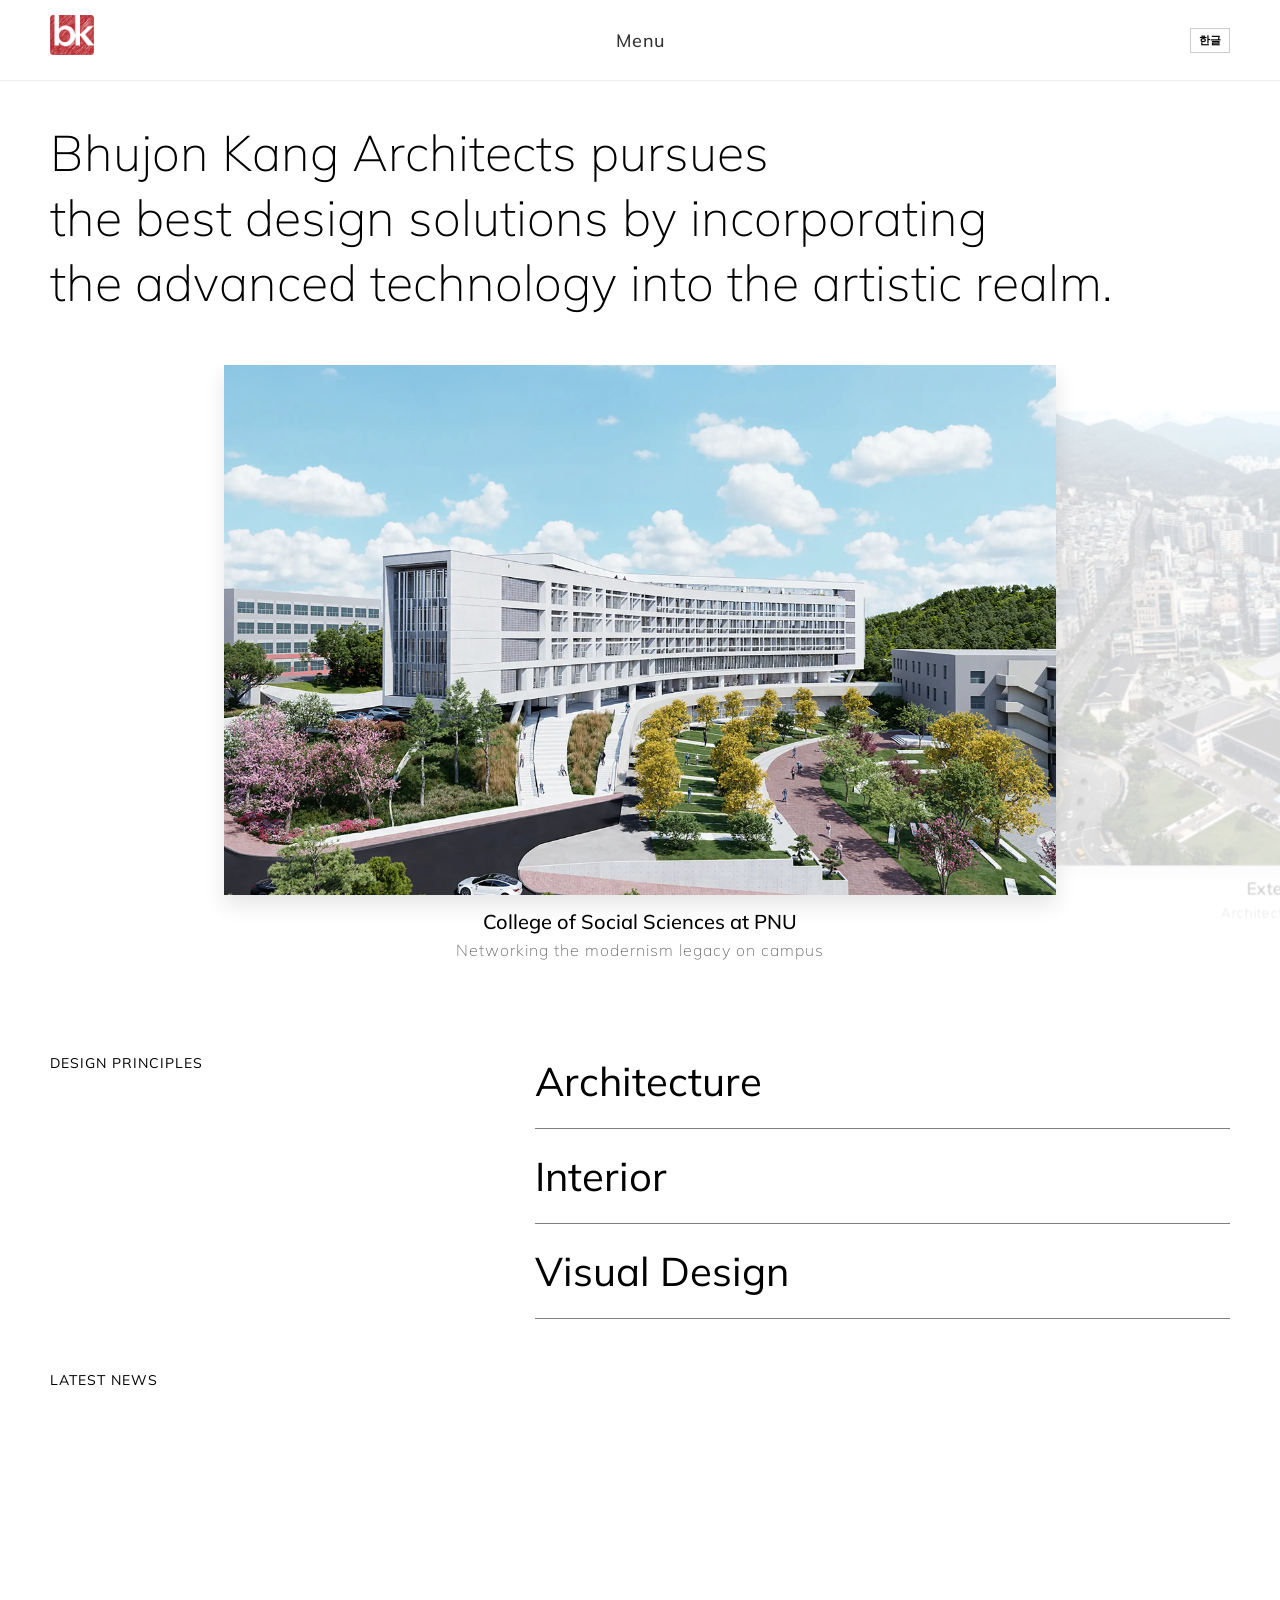
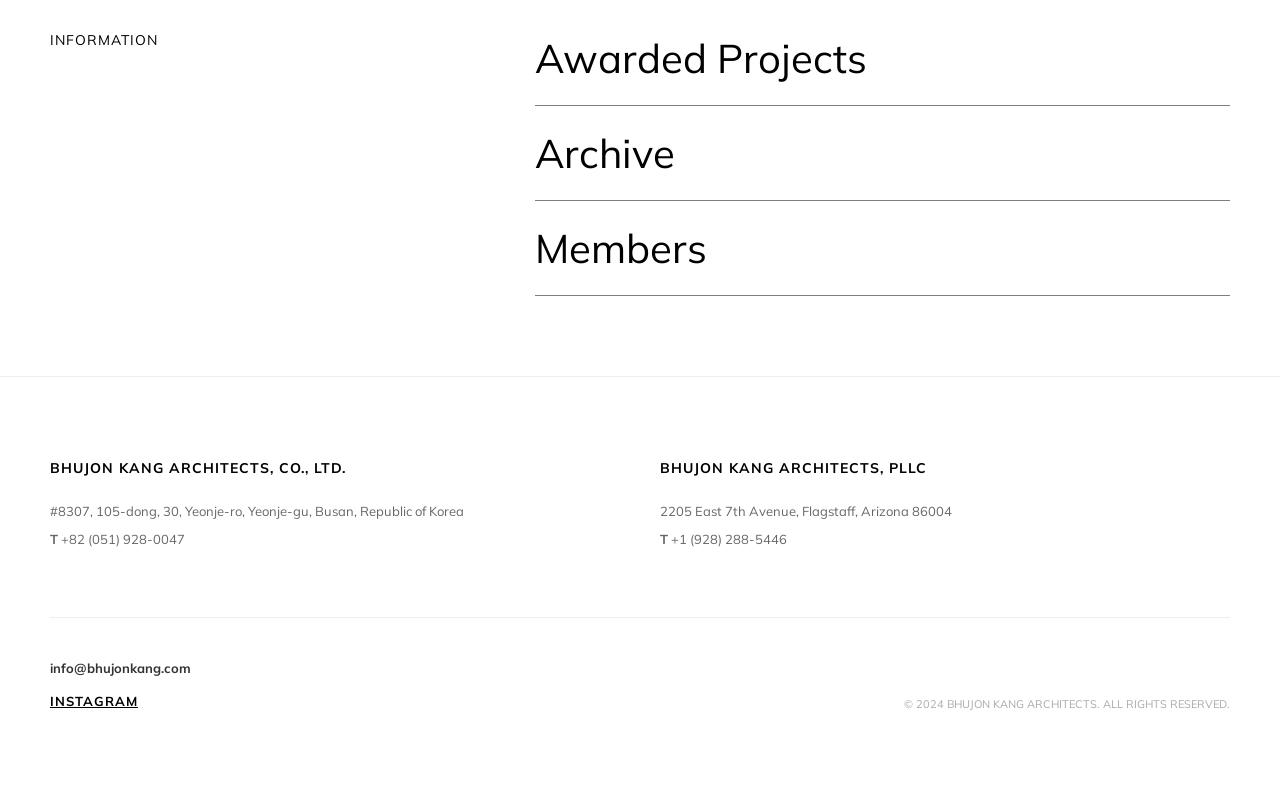
<file: index.html>
<!DOCTYPE html>
<html lang="ko">
<head>
    <meta charset="UTF-8">
    <meta name="viewport" content="width=device-width, initial-scale=1.0">
    <title>Bhujon Kang Architects | 강부존건축</title>
    
    <link href="https://fonts.googleapis.com/css2?family=Noto+Sans+KR:wght@100..900&display=swap" rel="stylesheet">

    <link rel="preconnect" href="https://fonts.googleapis.com">
    <link rel="preconnect" href="https://fonts.gstatic.com" crossorigin>
    <link href="https://fonts.googleapis.com/css2?family=Mulish:wght@300;400;600;700&display=swap" rel="stylesheet">
    
    <link rel="icon" href="favicon.png" type="image/png"> 
    <link href="https://unpkg.com/aos@2.3.1/dist/aos.css" rel="stylesheet">
    <link rel="stylesheet" href="https://cdn.jsdelivr.net/npm/swiper@11/swiper-bundle.min.css" />
    <link rel="stylesheet" href="style.css">

    <style>
        .awarded-section {
            width: 100%;
            margin-top: 50px; /* Design Principles와 동일한 상단 간격 */
            margin-bottom: 80px;
            display: flex;
            justify-content: flex-start;
            align-items: flex-start;
        }
    </style>
</head>
<body>

    <header>
        <div class="logo"><a href="index.html"><img src="logo.png" alt="ARCHI LAB"></a></div>
        <button id="menu-btn" onclick="toggleMenu()"><span class="ko">메뉴</span><span class="en">Menu</span></button>
        <div class="right-control"><button id="header-lang-btn" onclick="toggleLanguage()">한글</button></div>
    </header>

    <div id="fullscreen-menu" class="menu-overlay">
        <button class="close-btn" onclick="toggleMenu()"><span class="ko">닫기</span><span class="en">close</span></button>
        <nav>
            <ul>
                <li><a href="about.html" onclick="toggleMenu()"><span class="ko">소개</span><span class="en">About</span></a></li>
                <li><a href="projects.html" onclick="toggleMenu()"><span class="ko">프로젝트</span><span class="en">Projects</span></a></li>
                <li><a href="contact.html" onclick="toggleMenu()"><span class="ko">연락처</span><span class="en">Contact</span></a></li>
            </ul>
        </nav>
        <input type="text" id="search-input" placeholder="Search" onkeyup="handleMenuSearch()">
        <div id="menu-search-results"></div>
    </div>

    <section id="home-desktop" class="hero-swiper-container desktop-only">
        <h2 class="selected-project-title">
            <span class="ko">
                강부존건축사사무소는<br>
                최신 건축기술을 예술적 영역으로 접목시켜,<br>
                최고의 건축디자인을 지향합니다.
            </span>
            <span class="en">
                Bhujon Kang Architects pursues<br>
                the best design solutions by incorporating<br>
                the advanced technology into the artistic realm.
            </span>
        </h2>
        
        <div class="swiper mainSwiper">
            <div class="swiper-wrapper" id="main-slider-wrapper"></div>
        </div>

        <div class="design-principles-section">
            <div class="dp-title-col">
                <h3 class="dp-title">
                    <span class="ko">디자인 원칙</span><span class="en">Design Principles</span>
                </h3>
            </div>
            <div class="dp-list-col">
                <a href="architecture.html" class="dp-item">
                    <span class="en">Architecture</span><span class="ko">건축설계</span>
                </a>
                <a href="interior.html" class="dp-item">
                    <span class="en">Interior</span><span class="ko">인테리어 설계</span>
                </a>
                <a href="visual.html" class="dp-item">
                    <span class="en">Visual Design</span><span class="ko">시각디자인</span>
                </a>
            </div>
        </div>


        <h3 class="latest-news-title" style="margin-top: 0;">
            <span class="ko">최신 소식</span><span class="en">Latest News</span>
        </h3>
        

            <script src="https://cdn.lightwidget.com/widgets/lightwidget.js"></script>
            <iframe src="https://lightwidget.com/widgets/8cb4e779883b5c45b08eee044a72d186.html" 
                    scrolling="no" 
                    allowtransparency="true" 
                    class="lightwidget-widget" 
                    style="width:100%; border:0; overflow:hidden;">
            </iframe>

        


        <div class="awarded-section" data-aos="fade-up">
            <div class="dp-title-col">
                <h3 class="dp-title">
                    <span class="ko">기타 정보</span><span class="en">Information</span>
                </h3>
            </div>
            <div class="dp-list-col">
                <a href="awarded.html" class="dp-item">
                    <span class="en">Awarded Projects</span><span class="ko">공공건축 수상작</span>
                </a>
                <a href="proposed.html" class="dp-item">
                    <span class="en">Archive</span><span class="ko">지난 프로젝트</span>
                </a>
                <a href="people.html" class="dp-item">
                    <span class="en">Members</span><span class="ko">구성원</span>
                </a>
            </div>
        </div>


    </section>


    <section id="home-mobile" class="mobile-project-container mobile-only">
        <h2 class="mobile-title"><span class="ko">주요 프로젝트</span><span class="en">Selected Projects</span></h2>
        <div id="mobile-list-wrapper"></div>
    </section>





    <section id="contact" class="footer-section">
    <div class="footer-container">
        <div class="footer-office-info">
            <h4>
                <span class="ko">(주)강부존건축사사무소</span>
                <span class="en">Bhujon Kang Architects, Co., Ltd.</span>
            </h4>
            <p>
                <span class="ko">부산광역시 연제구 연제로30 비스타동원 105동 8307호</span>
                <span class="en">#8307, 105-dong, 30, Yeonje-ro, Yeonje-gu, Busan, Republic of Korea</span>
            </p>
            <p>
                <strong>T</strong> <a href="tel:0519280047">+82 (051) 928-0047</a>
            </p>
        </div>

        <div class="footer-office-info">
            <h4>
                <span class="ko">Bhujon Kang Architects, PLLC, USA</span>
                <span class="en">Bhujon Kang Architects, PLLC</span>
            </h4>
            <p>2205 East 7th Avenue, Flagstaff, Arizona 86004</p>
            <p>
                <strong>T</strong> <a href="tel:19282885446">+1 (928) 288-5446</a>
            </p>
        </div>
    </div>

    <div class="footer-common">
        <div class="footer-contact-links">
            <p style="margin-bottom: 10px; font-size: 13px; font-weight: 700;">
                <a href="mailto:info@bhujonkang.com">info@bhujonkang.com</a>
            </p>
            <a href="https://www.instagram.com/bhujonarch" target="_blank" class="instagram-link">Instagram</a>
        </div>
        <p class="copyright">© 2024 Bhujon Kang Architects. All Rights Reserved.</p>
    </div>
    </section>

    <script src="https://unpkg.com/aos@2.3.1/dist/aos.js"></script>
    <script>AOS.init({ duration: 1000, once: true, offset: 100 });</script>
    <script src="https://cdn.jsdelivr.net/npm/swiper@11/swiper-bundle.min.js"></script>
    
    <script src="data.js"></script> 
    <script src="script.js"></script>
    
    <script>
        document.addEventListener('DOMContentLoaded', () => {
            const wrapper = document.getElementById('main-slider-wrapper');
            const mobileWrapper = document.getElementById('mobile-list-wrapper');
            const newsWrapper = document.getElementById('news-slider-wrapper');
            
            if (typeof projectData !== 'undefined') {
                const selectedProjects = Object.keys(projectData)
                    .map(key => ({ id: key, ...projectData[key] }))
                    .filter(p => p.select === true);

                if (wrapper) {
                    selectedProjects.forEach(p => {
                        const slide = document.createElement('div');
                        slide.className = 'swiper-slide';
                        slide.innerHTML = `
                            <a href="view.html?id=${p.id}" class="img-box"><img src="${p.images[0]}" alt="${p.title.en}"></a>
                            <div class="slide-text" data-aos="fade-up" data-aos-delay="200">
                                <h3 class="slide-title"><span class="ko">${p.title.ko}</span><span class="en">${p.title.en}</span></h3>
                                <p class="slide-subtitle"><span class="ko">${p.subtitle.ko}</span><span class="en">${p.subtitle.en}</span></p>
                            </div>
                        `;
                        wrapper.appendChild(slide);
                    });
                }

                if (mobileWrapper) {
                    selectedProjects.forEach((p, index) => {
                        const item = document.createElement('div');
                        item.className = 'mobile-project-item';
                        item.setAttribute('data-aos', 'fade-up');
                        item.setAttribute('data-aos-delay', index * 100);
                        item.innerHTML = `
                            <a href="view.html?id=${p.id}">
                                <div style="overflow:hidden; margin-bottom:15px;"><img src="${p.images[0]}" alt="${p.title.en}"></div>
                                <div class="m-info">
                                    <h3><span class="ko">${p.title.ko}</span><span class="en">${p.title.en}</span></h3>
                                    <p><span class="ko">${p.subtitle.ko}</span><span class="en">${p.subtitle.en}</span></p>
                                </div>
                            </a>
                        `;
                        mobileWrapper.appendChild(item);
                    });
                }
            }

            if (newsWrapper && typeof newsData !== 'undefined') {
                const newsList = Object.keys(newsData).map(key => ({ id: key, ...newsData[key] }));
                newsList.forEach(n => {
                    const slide = document.createElement('div');
                    slide.className = 'swiper-slide';
                    slide.innerHTML = `
                        <a href="view_news.html?id=${n.id}" class="img-box"><img src="${n.image}" alt="${n.title.en}"></a>
                        <div class="slide-text" data-aos="fade-up" data-aos-delay="100">
                            <h3 class="slide-title"><span class="ko">${n.title.ko}</span><span class="en">${n.title.en}</span></h3>
                            <p class="slide-subtitle">${n.date}</p>
                        </div>
                    `;
                    newsWrapper.appendChild(slide);
                });

                // Swiper 초기화 (script.js의 공통 설정 활용)
                if (typeof Swiper !== 'undefined') {
                    new Swiper(".newsSwiper", {
                        slidesPerView: "auto", 
                        spaceBetween: 10, 
                        centeredSlides: true, 
                        loop: true,
                        speed: 800,
                        autoplay: { delay: 6000, disableOnInteraction: false },
                    });
                }
            }
        });
    </script>
</body>
</html>
</file>
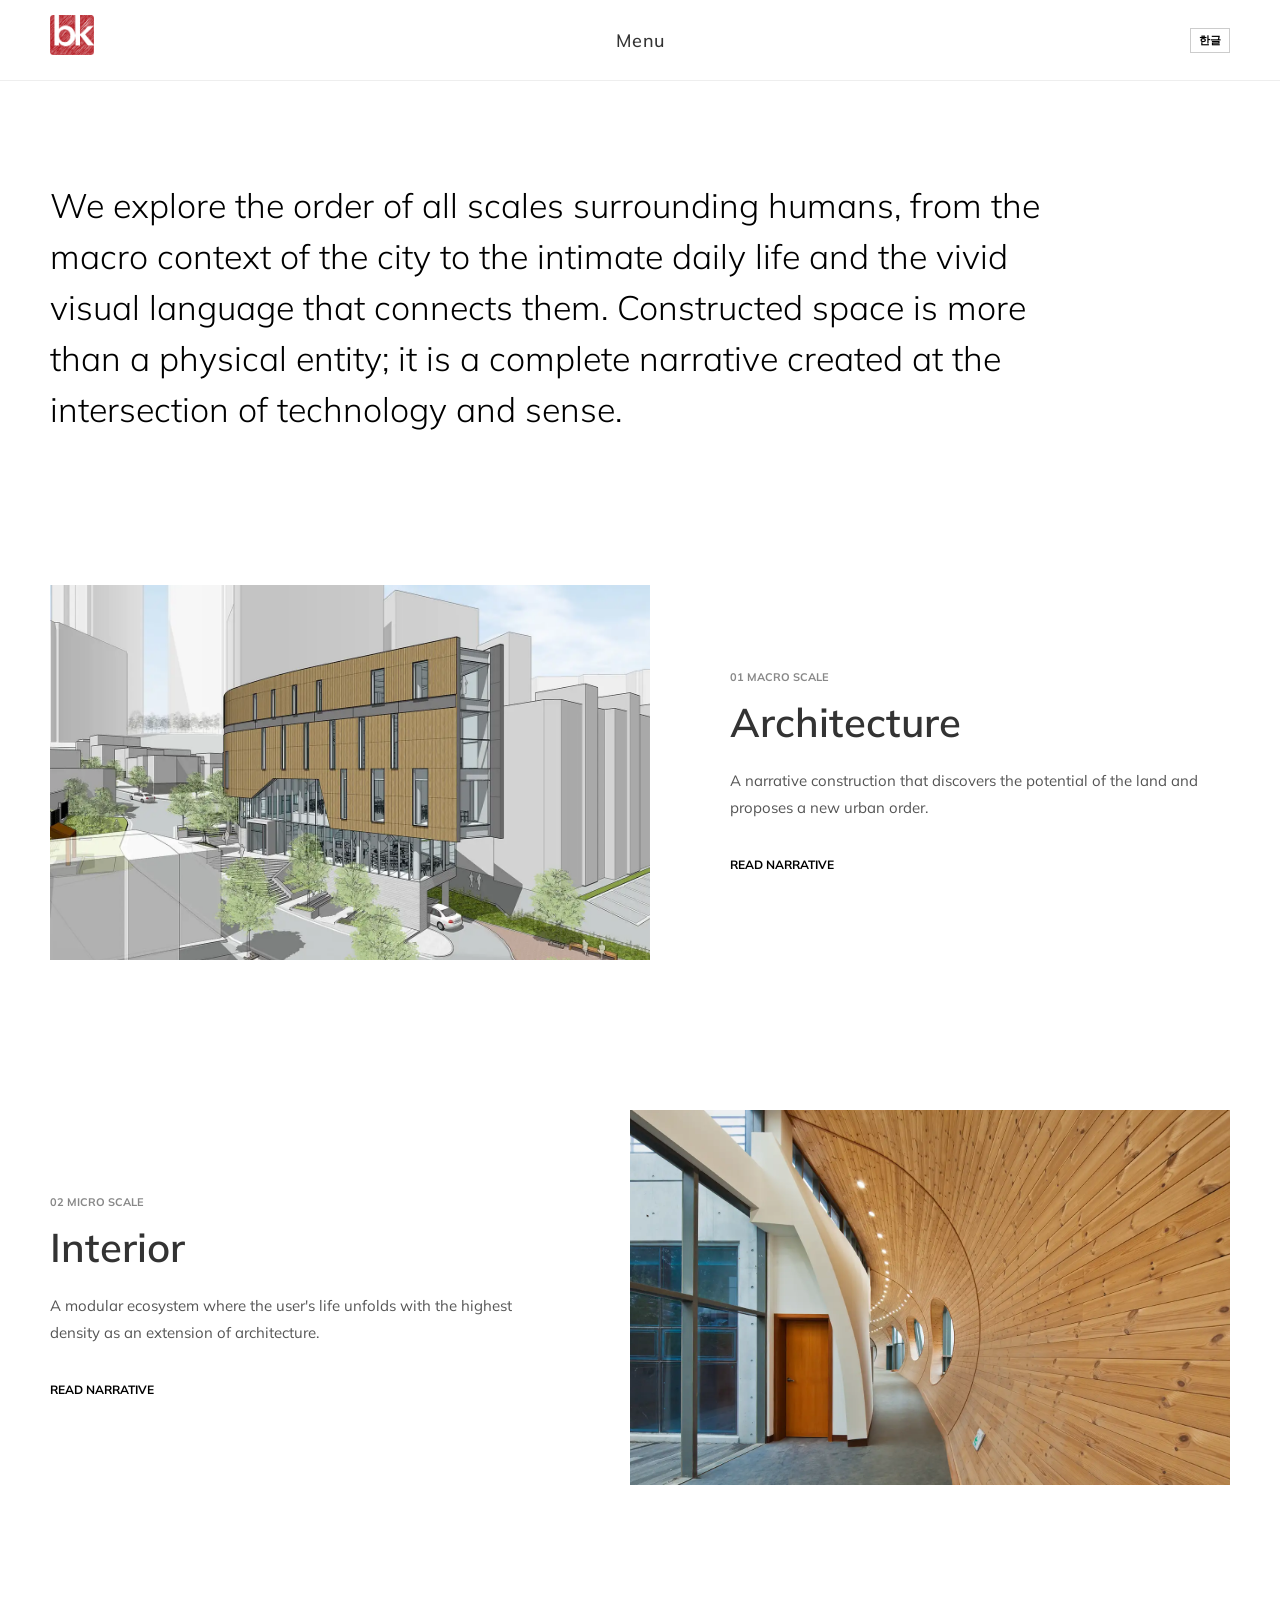
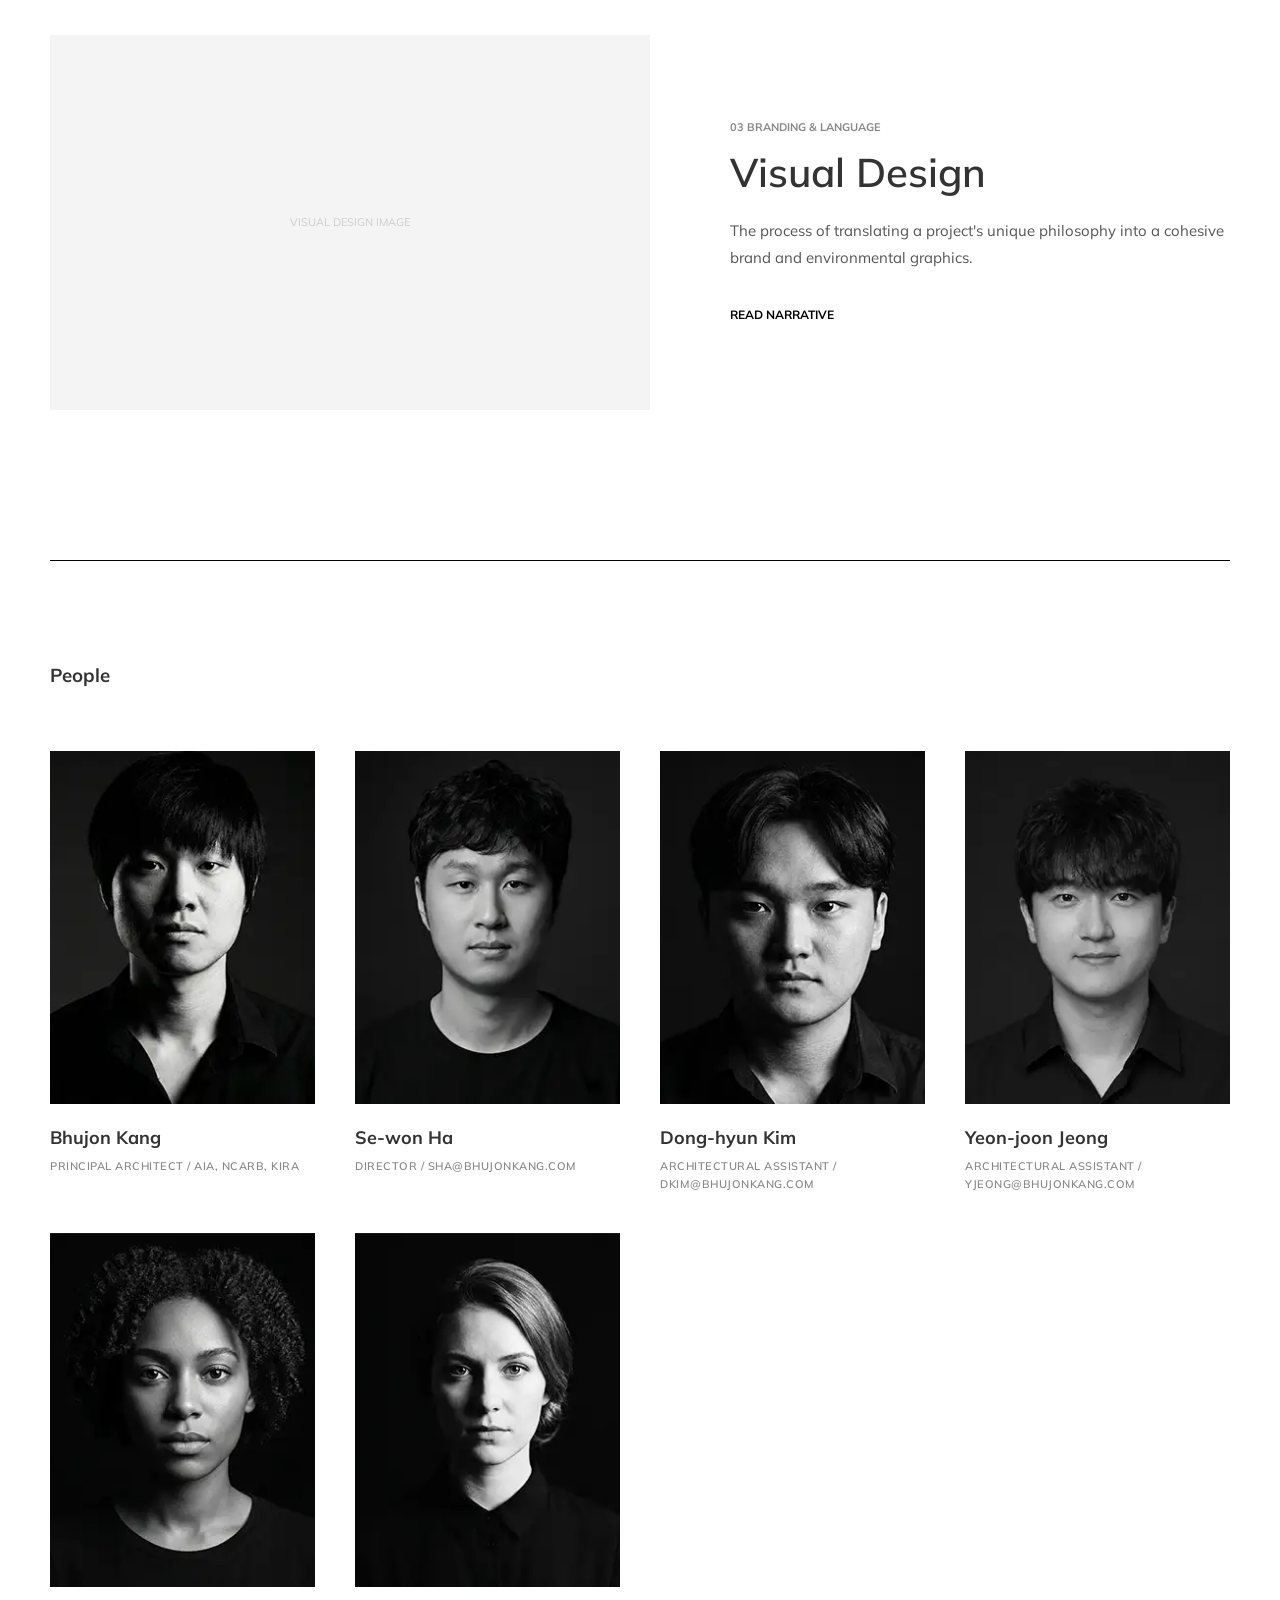
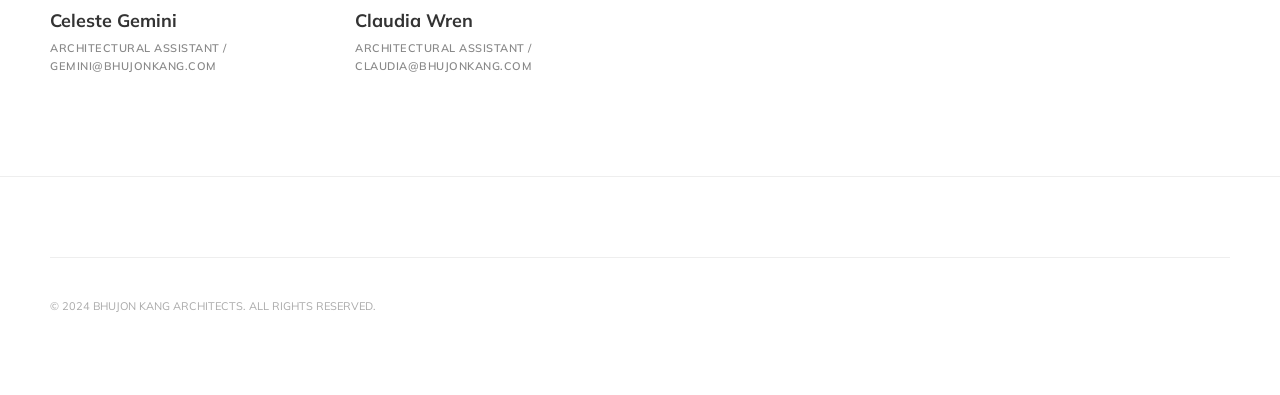
<file: about.html>
<!DOCTYPE html>
<html lang="ko">
<head>
    <meta charset="UTF-8">
    <meta name="viewport" content="width=device-width, initial-scale=1.0">
    <title>About | Bhujon Kang Architects</title>
    
    <link href="https://fonts.googleapis.com/css2?family=Noto+Sans+KR:wght@100..900&display=swap" rel="stylesheet">
    <link rel="preconnect" href="https://fonts.googleapis.com">
    <link rel="preconnect" href="https://fonts.gstatic.com" crossorigin>
    <link href="https://fonts.googleapis.com/css2?family=Mulish:wght@300;400;600;700&display=swap" rel="stylesheet">
    
    <link rel="icon" href="favicon.png" type="image/png"> 
    <link href="https://unpkg.com/aos@2.3.1/dist/aos.css" rel="stylesheet">
    <link rel="stylesheet" href="style.css">

    <style>
        /* 언어 설정 */
        .ko { display: none !important; }
        .en { display: inline-block !important; }
        body.kor-mode .ko { display: inline-block !important; }
        body.kor-mode .en { display: none !important; }

        .about-container {
            max-width: 1400px;
            margin: 0 auto;
            padding: 180px 50px 100px;
        }

        /* 1) 괄호 내용이 제거된 메인 선언 */
        .integrated-manifesto {
            margin-bottom: 150px;
            max-width: 1000px;
        }
        .manifesto-body {
            font-size: 34px;
            line-height: 1.5;
            font-weight: 300;
            color: #000;
            word-break: keep-all;
        }

        /* 2) 지그재그 레이아웃 (기본 비율 유지) */
        .narrative-row {
            display: flex;
            align-items: center;
            gap: 80px;
            margin-bottom: 150px;
        }
        .narrative-row:nth-child(even) { flex-direction: row-reverse; }

        .text-col { flex: 1; }
        .image-col {
            flex: 1.2;
            background: #f4f4f4; 
            aspect-ratio: 16 / 10;
            display: flex;
            justify-content: center;
            align-items: center;
            overflow: hidden;
        }
        .image-col img { width: 100%; height: 100%; object-fit: cover; }
        
        .item-label { font-size: 11px; font-weight: 700; color: #888; margin-bottom: 15px; display: block; text-transform: uppercase; }
        .item-title { font-size: 40px; font-weight: 600; margin-bottom: 25px; line-height: 1; }
        .item-desc { font-size: 15px; line-height: 1.8; color: #555; margin-bottom: 30px; }
        .item-more { font-size: 12px; font-weight: 700; text-decoration: underline; text-transform: uppercase; color: #000; }

        /* 3) People 섹션 설정 */
        .people-section {
            border-top: 1px solid #000;
            padding-top: 100px;
            margin-top: 100px;
        }
        #people-simple-grid {
            display: grid;
            grid-template-columns: repeat(4, 1fr);
            gap: 40px;
        }
        .person-simple-card { text-align: left; }
        .person-img-box { width: 100%; aspect-ratio: 3/4; background: #f4f4f4; margin-bottom: 20px; overflow: hidden; }
        .person-img-box img { width: 100%; height: 100%; object-fit: cover; }
        .person-name { font-size: 18px; font-weight: 700; margin-bottom: 5px; }
        .person-pos { font-size: 11px; color: #888; font-weight: 600; text-transform: uppercase; letter-spacing: 0.5px; }

        /* 반응형 설정 */
        @media (max-width: 1024px) {
            /* 태블릿 사이즈 이하에서 People 섹션 숨김 */
            .people-section { display: none !important; }
            
            .narrative-row, .narrative-row:nth-child(even) { flex-direction: column; gap: 40px; }
            .image-col { width: 100%; flex: none; aspect-ratio: 16 / 9; }
            .manifesto-body { font-size: 26px; }
        }
    </style>
</head>
<body class="kor-mode">

    <header>
        <div class="logo"><a href="index.html"><img src="logo.png" alt="BK Architects"></a></div>
        <button id="menu-btn" onclick="toggleMenu()"><span class="ko">메뉴</span><span class="en">Menu</span></button>
        <div class="right-control"><button id="header-lang-btn" onclick="toggleLanguage()">한글</button></div>
    </header>
    
    <div id="fullscreen-menu" class="menu-overlay">
        <button class="close-btn" onclick="toggleMenu()"><span class="ko">닫기</span><span class="en">close</span></button>
        <nav>
            <ul>
                <li><a href="about.html" onclick="toggleMenu()"><span class="ko">소개</span><span class="en">About</span></a></li>
                <li><a href="projects.html" onclick="toggleMenu()"><span class="ko">프로젝트</span><span class="en">Projects</span></a></li>
                <li><a href="contact.html" onclick="toggleMenu()"><span class="ko">연락처</span><span class="en">Contact</span></a></li>
            </ul>
        </nav>
    </div>

    <main class="about-container">
        <section class="integrated-manifesto" data-aos="fade-up">
            <div class="manifesto-body">
                <span class="ko">
                    우리는 거시적인 도시의 맥락에서부터 일상의 내밀한 삶, 그리고 이들을 잇는 선명한 시각적 언어에 이르기까지, 인간을 둘러싼 모든 스케일의 질서를 탐구합니다. 구축된 공간은 단순한 물리적 실체를 넘어, 기술과 감각이 교차하며 만들어내는 하나의 완결된 서사가 됩니다.
                </span>
                <span class="en">
                    We explore the order of all scales surrounding humans, from the macro context of the city to the intimate daily life and the vivid visual language that connects them. Constructed space is more than a physical entity; it is a complete narrative created at the intersection of technology and sense.
                </span>
            </div>
        </section>

        <section class="narrative-row" data-aos="fade-up">
            <div class="text-col">
                <span class="item-label">01 Macro Scale</span>
                <h2 class="item-title">Architecture</h2>
                <p class="item-desc">
                    <span class="ko">땅이 품고 있는 잠재력을 발견하고 도시의 새로운 질서를 제안하는 서사적 구축.</span>
                    <span class="en">A narrative construction that discovers the potential of the land and proposes a new urban order.</span>
                </p>
                <a href="architecture.html" class="item-more">
                    <span class="ko">내용 보기</span><span class="en">Read Narrative</span>
                </a>
            </div>
            <div class="image-col">
                <img src="images/11/01.webp" alt="Bhujon Kang Architecture">   
            </div>
        </section>

        <section class="narrative-row" data-aos="fade-up">
            <div class="text-col">
                <span class="item-label">02 Micro Scale</span>
                <h2 class="item-title">Interior</h2>
                <p class="item-desc">
                    <span class="ko">건축의 연장선상에서 사용자의 삶이 가장 밀도 있게 펼쳐지는 모듈화된 생태계.</span>
                    <span class="en">A modular ecosystem where the user's life unfolds with the highest density as an extension of architecture.</span>
                </p>
                <a href="interior.html" class="item-more">
                    <span class="ko">내용 보기</span><span class="en">Read Narrative</span>
                </a>
            </div>
            <div class="image-col">
                <img src="images/02/04.webp" alt="Bhujon Kang Interior">   
            </div>
        </section>

        <section class="narrative-row" data-aos="fade-up">
            <div class="text-col">
                <span class="item-label">03 Branding & Language</span>
                <h2 class="item-title">Visual Design</h2>
                <p class="item-desc">
                    <span class="ko">프로젝트가 지닌 고유한 철학을 응집된 브랜드와 환경 그래픽으로 번역하는 과정.</span>
                    <span class="en">The process of translating a project's unique philosophy into a cohesive brand and environmental graphics.</span>
                </p>
                <a href="visual.html" class="item-more">
                    <span class="ko">내용 보기</span><span class="en">Read Narrative</span>
                </a>
            </div>
            <div class="image-col">
                <p style="color:#ccc; font-size:11px;">VISUAL DESIGN IMAGE</p>
            </div>
        </section>

        <section class="people-section">
            <h3 class="view-title-xl" style="margin-bottom: 60px; padding-left: 0;">People</h3>
            <div id="people-simple-grid">
                </div>
        </section>
    </main>

    <footer class="footer-section">
        <div class="footer-common">
            <p class="copyright">© 2024 Bhujon Kang Architects. All Rights Reserved.</p>
        </div>
    </footer>

    <script src="https://unpkg.com/aos@2.3.1/dist/aos.js"></script>
    <script>AOS.init({ duration: 1200, once: true });</script>
    <script src="data.js"></script>
    <script src="script.js"></script>
    <script>
        function renderSimplePeople() {
            const container = document.getElementById('people-simple-grid');
            if (!container || typeof PeopleData === 'undefined') return;

            Object.keys(PeopleData).forEach(id => {
                const p = PeopleData[id];
                const card = document.createElement('div');
                card.className = 'person-simple-card';
                card.setAttribute('data-aos', 'fade-up');

                card.innerHTML = `
                    <div class="person-img-box">
                        <img src="${p.image}" alt="${p.name.en}">
                    </div>
                    <div class="person-name">
                        <span class="ko">${p.name.ko}</span><span class="en">${p.name.en}</span>
                    </div>
                    <div class="person-pos">
                        ${p.position.en} / ${p.qualification.en}
                    </div>
                `;
                container.appendChild(card);
            });
        }
        document.addEventListener('DOMContentLoaded', renderSimplePeople);
    </script>
</body>
</html>
</file>
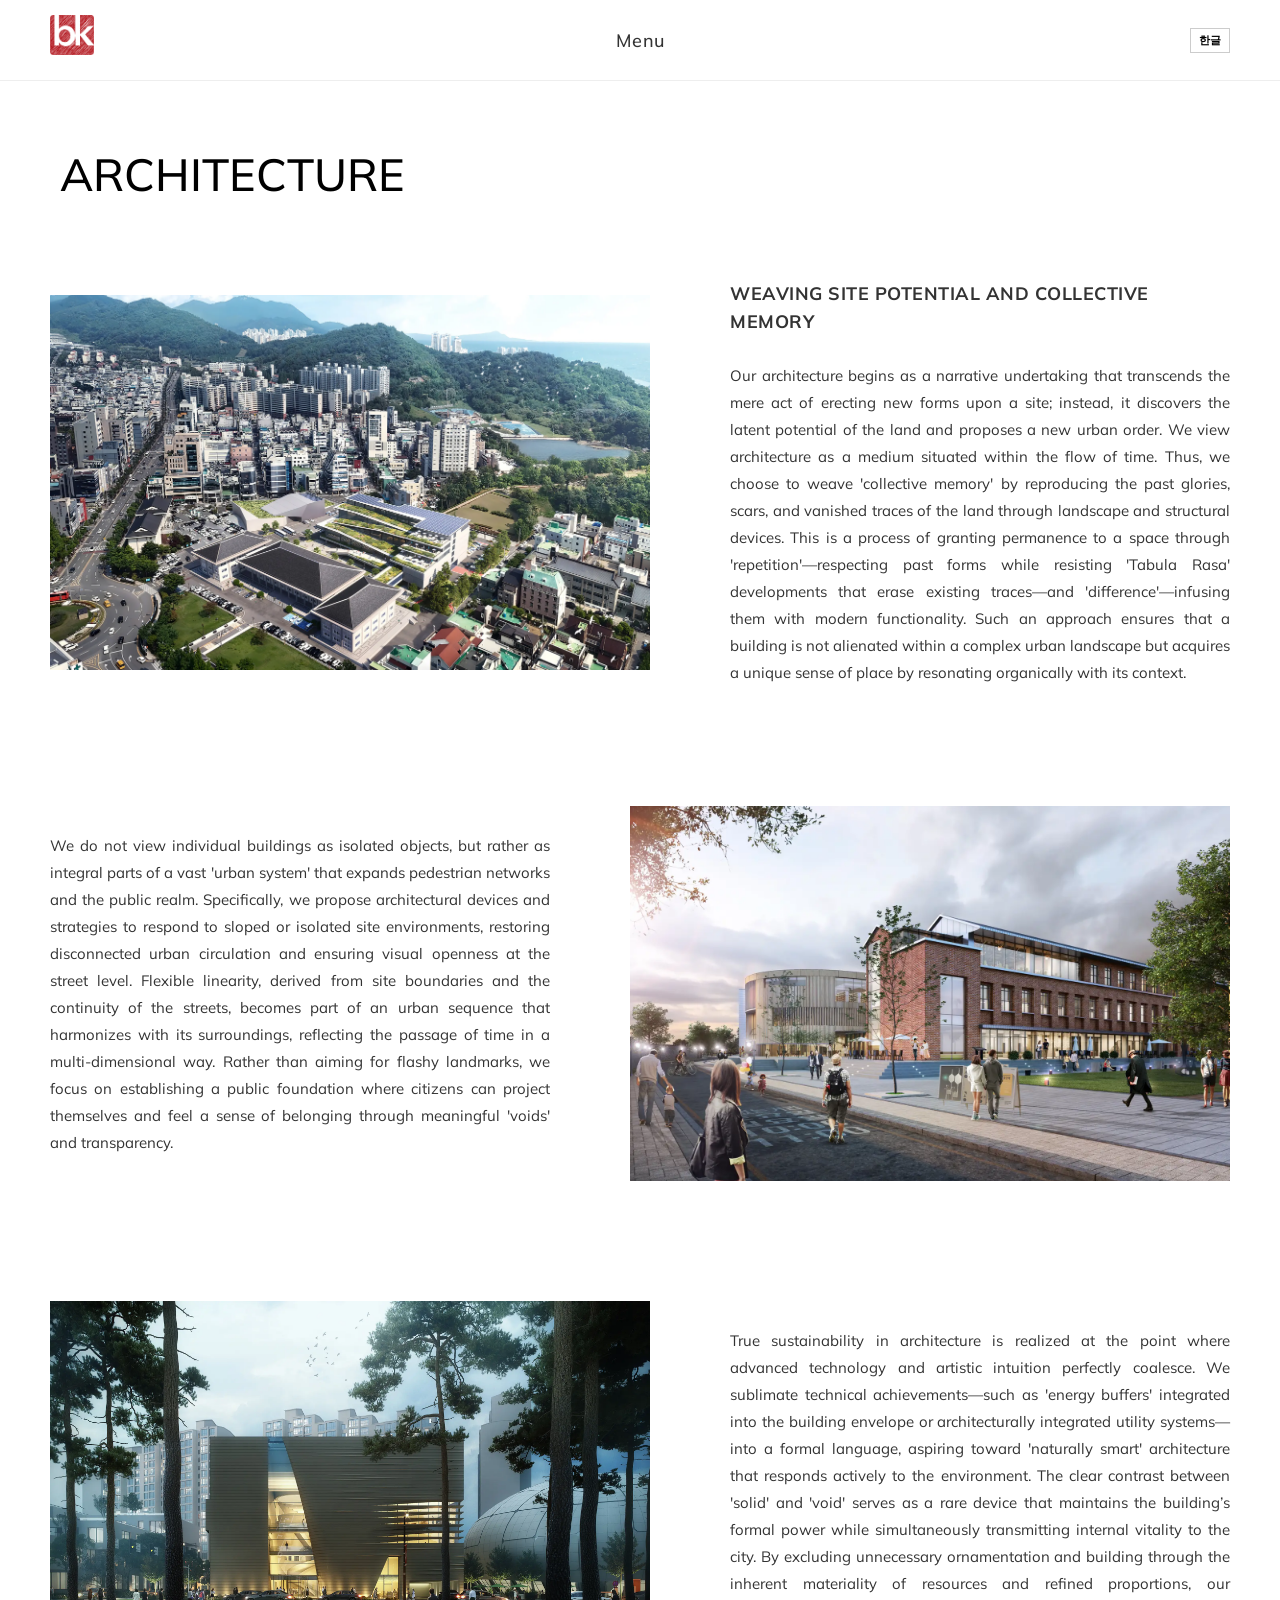
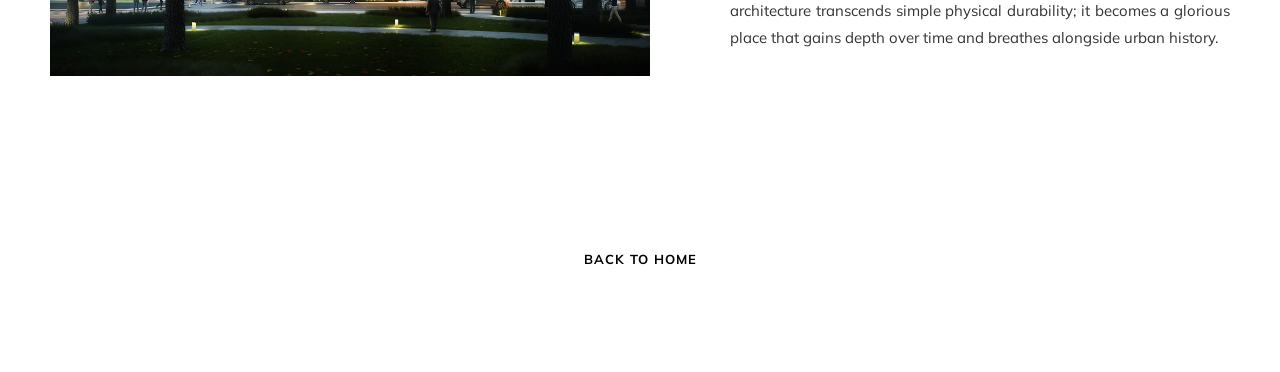
<file: architecture.html>
<!DOCTYPE html>
<html lang="ko">
<head>
    <meta charset="UTF-8">
    <meta name="viewport" content="width=device-width, initial-scale=1.0">
    <title>Architecture | Bhujon Kang Architects</title>
    
    <link href="https://fonts.googleapis.com/css2?family=Noto+Sans+KR:wght@100..900&display=swap" rel="stylesheet">
    <link rel="preconnect" href="https://fonts.googleapis.com">
    <link rel="preconnect" href="https://fonts.gstatic.com" crossorigin>
    <link href="https://fonts.googleapis.com/css2?family=Mulish:wght@300;400;600;700&display=swap" rel="stylesheet">
    
    <link rel="icon" href="favicon.png" type="image/png"> 
    <link href="https://unpkg.com/aos@2.3.1/dist/aos.css" rel="stylesheet">
    <link rel="stylesheet" href="style.css">

    <style>
        /* 언어 설정 */
        .ko { display: none !important; }
        .en { display: inline-block !important; }
        body.kor-mode .ko { display: inline-block !important; }
        body.kor-mode .en { display: none !important; }

        /* 서브페이지 레이아웃 */
        .sub-container { 
            padding: 150px 50px 100px; 
            max-width: 1400px; 
            margin: 0 auto; 
        }
        
        /* 제목 스타일: contact.html 스타일 준수 */
        .view-title-xl {
            font-size: 45px; 
            font-weight: 500;
            line-height: 1.1;
            color: #000;
            text-transform: uppercase;
            margin-bottom: 80px;
            padding-left: 10px;
        }

        /* 지그재그 내러티브 섹션 */
        .narrative-row {
            display: flex;
            align-items: center;
            gap: 80px;
            margin-bottom: 120px;
        }

        /* 짝수 번째 행은 이미지가 왼쪽으로 오도록 반전 */
        .narrative-row:nth-child(even) {
            flex-direction: row-reverse;
        }

        .text-col {
            flex: 1;
        }

        .image-col {
            flex: 1.2;
            background: #f4f4f4; /* 이미지 플레이스홀더 배경 */
            aspect-ratio: 16 / 10;
            overflow: hidden;
            display: flex;
            justify-content: center;
            align-items: center;
        }

        .image-col img {
            width: 100%;
            height: 100%;
            object-fit: cover;
        }

        .narrative-title {
            font-size: 18px;
            font-weight: 700;
            margin-bottom: 25px;
            letter-spacing: 0.5px;
            text-transform: uppercase;
        }

        .narrative-p {
            font-size: 15px;
            line-height: 1.8;
            color: #333;
            text-align: justify;
            word-break: keep-all;
        }

        /* 모바일 대응 */
        @media (max-width: 1024px) {
            .narrative-row, .narrative-row:nth-child(even) {
                flex-direction: column;
                gap: 40px;
                margin-bottom: 80px;
            }
            .sub-container { padding: 120px 20px 60px; }
            .view-title-xl { font-size: 32px; margin-bottom: 50px; }
        }
    </style>
</head>
<body class="kor-mode"> <header>
        <div class="logo"><a href="index.html"><img src="logo.png" alt="ARCHI LAB"></a></div>
        <button id="menu-btn" onclick="toggleMenu()"><span class="ko">메뉴</span><span class="en">Menu</span></button>
        <div class="right-control"><button id="header-lang-btn" onclick="toggleLanguage()">한글</button></div>
    </header>
    
    <div id="fullscreen-menu" class="menu-overlay">
        <button class="close-btn" onclick="toggleMenu()"><span class="ko">닫기</span><span class="en">close</span></button>
        <nav>
            <ul>
                <li><a href="about.html" onclick="toggleMenu()"><span class="ko">소개</span><span class="en">About</span></a></li>
                <li><a href="projects.html" onclick="toggleMenu()"><span class="ko">프로젝트</span><span class="en">Projects</span></a></li>
                <li><a href="contact.html" onclick="toggleMenu()"><span class="ko">연락처</span><span class="en">Contact</span></a></li>
            </ul>
        </nav>
    </div>

    <main class="sub-container">
        <h1 class="view-title-xl" data-aos="fade-up">
            <span class="en">Architecture</span>
            <span class="ko">건축설계</span>
        </h1>

        <section class="narrative-row" data-aos="fade-up">
            <div class="text-col">
                <h2 class="narrative-title">
                    <span class="ko">구축을 넘어선 공공의 풍경</span>
                    <span class="en">Weaving Site Potential and Collective Memory</span>
                </h2>
                <div class="narrative-p">
                    <p class="ko">우리의 건축은 단순히 새로운 형태를 대지 위에 세우는 행위를 넘어, 땅이 품고 있는 잠재력을 발견하고 도시의 새로운 질서를 제안하는 서사적 작업에서 출발합니다. 건축은 시간의 흐름 속에 놓여 있는 매개체이며, 따라서 우리는 그 땅이 가졌던 과거의 영광과 상처, 그리고 사라진 자취를 조경이나 구조적 장치로 재현하여 '집단적 기억'을 직조하는 방식을 택합니다. 이는 기존의 흔적을 지우는 '타불라 라사(Tabula Rasa)'적 개발에 저항하며 과거의 형상을 존중하는 '반복'과, 그 안에 현대적 기능을 불어넣는 '차이'를 통해 공간에 영속성을 부여하는 과정입니다. 이러한 접근은 건축물이 복잡한 도심 경관 속에서 소외되지 않고, 대지의 맥락과 유기적으로 공명하며 고유한 장소성을 획득하게 만듭니다.</p>
                    <p class="en">Our architecture begins as a narrative undertaking that transcends the mere act of erecting new forms upon a site; instead, it discovers the latent potential of the land and proposes a new urban order. We view architecture as a medium situated within the flow of time. Thus, we choose to weave 'collective memory' by reproducing the past glories, scars, and vanished traces of the land through landscape and structural devices. This is a process of granting permanence to a space through 'repetition'—respecting past forms while resisting 'Tabula Rasa' developments that erase existing traces—and 'difference'—infusing them with modern functionality. Such an approach ensures that a building is not alienated within a complex urban landscape but acquires a unique sense of place by resonating organically with its context.</p>
                </div>
            </div>
            <div class="image-col">
                <img src="images/14/01.webp" alt="Bhujon Kang Visual Identity">            </div>
        </section>

        <section class="narrative-row" data-aos="fade-up">
            <div class="text-col">
                <div class="narrative-p">
                    <p class="ko">우리는 개별 건축물을 독립된 오브제로 보지 않고, 도시의 보행 네트워크와 공공 영역을 확장시키는 거대한 '도시적 시스템'의 일부로 간주합니다. 특히 경사지나 고립된 대지 환경에 대응하기 위한 전략을 도입하거나, 단절되었던 도시의 동선을 회복시키고 가로 수준에서의 시각적 개방성을 확보하는 등의 건축적 장치를 제안해왔습니다. 대지의 경계와 길의 연속성으로부터 도출된 유연한 선형은 주변 환경과 조화를 이루는 도시적 스퀀스의 일부가 되어 시간의 변화를 입체적으로 투영합니다. 우리는 화려한 랜드마크를 지향하기보다, 의미 있는 '비어 있음(Void)'과 투명성을 통해 시민들이 스스로를 투영하고 소속감을 느낄 수 있는 공공의 토대를 마련하는 데 집중합니다.</p>
                    <p class="en">We do not view individual buildings as isolated objects, but rather as integral parts of a vast 'urban system' that expands pedestrian networks and the public realm. Specifically, we propose architectural devices and strategies to respond to sloped or isolated site environments, restoring disconnected urban circulation and ensuring visual openness at the street level. Flexible linearity, derived from site boundaries and the continuity of the streets, becomes part of an urban sequence that harmonizes with its surroundings, reflecting the passage of time in a multi-dimensional way. Rather than aiming for flashy landmarks, we focus on establishing a public foundation where citizens can project themselves and feel a sense of belonging through meaningful 'voids' and transparency.</p>
                </div>
            </div>
            <div class="image-col">

                <img src="images/05/02.webp" alt="Bhujon Kang Visual Identity">            </div>
            </div>
        </section>

        <section class="narrative-row" data-aos="fade-up">
            <div class="text-col">
                <div class="narrative-p">
                    <p class="ko">건축의 진정한 지속가능성은 진보된 기술과 예술적 직관이 완벽하게 결합하는 지점에서 구현됩니다. 우리는 건물 외피에 도입된 '에너지 완충 장치'나 건축화된 통합적 설비 시스템과 같은 기술적 성취를 조형적 언어로 승화시켜, 환경에 능동적으로 반응하는 '자연스럽게 똑똑한(Naturally Smart)' 건축을 지향합니다. '솔리드(Solid)'와 '보이드(Void)'의 명확한 대비는 건물의 조형적 힘을 유지하는 동시에 내부의 활력을 도시로 전달하는 희소한 장치가 됩니다. 불필요한 장식을 배제하고 재료 본연의 물성과 정교한 비례를 통해 구축된 우리의 건축은, 단순한 물리적 내구성을 넘어 시간이 흐를수록 깊이를 더하며 도시의 역사와 함께 호흡하는 영광스러운 장소로 남을 것입니다.</p>
                    <p class="en">True sustainability in architecture is realized at the point where advanced technology and artistic intuition perfectly coalesce. We sublimate technical achievements—such as 'energy buffers' integrated into the building envelope or architecturally integrated utility systems—into a formal language, aspiring toward 'naturally smart' architecture that responds actively to the environment. The clear contrast between 'solid' and 'void' serves as a rare device that maintains the building’s formal power while simultaneously transmitting internal vitality to the city. By excluding unnecessary ornamentation and building through the inherent materiality of resources and refined proportions, our architecture transcends simple physical durability; it becomes a glorious place that gains depth over time and breathes alongside urban history.</p>
                </div>
            </div>
            <div class="image-col">
                <img src="images/07/01.webp" alt="Bhujon Kang Visual Identity">            </div>
            </div>
        </section>

        <div style="text-align:center; padding-top: 50px;" data-aos="fade-up">
            <a href="index.html" style="text-decoration:underline; font-weight:700; font-size:13px; color:#000; text-transform: uppercase; letter-spacing: 1px;">
                <span class="en">Back to Home</span>
                <span class="ko">홈으로 돌아가기</span>
            </a>
        </div>
    </main>

    <script src="https://unpkg.com/aos@2.3.1/dist/aos.js"></script>
    <script>
        AOS.init({ duration: 1000, once: true });
    </script>
    <script src="data.js"></script>
    <script src="script.js"></script>
</body>
</html>
</file>
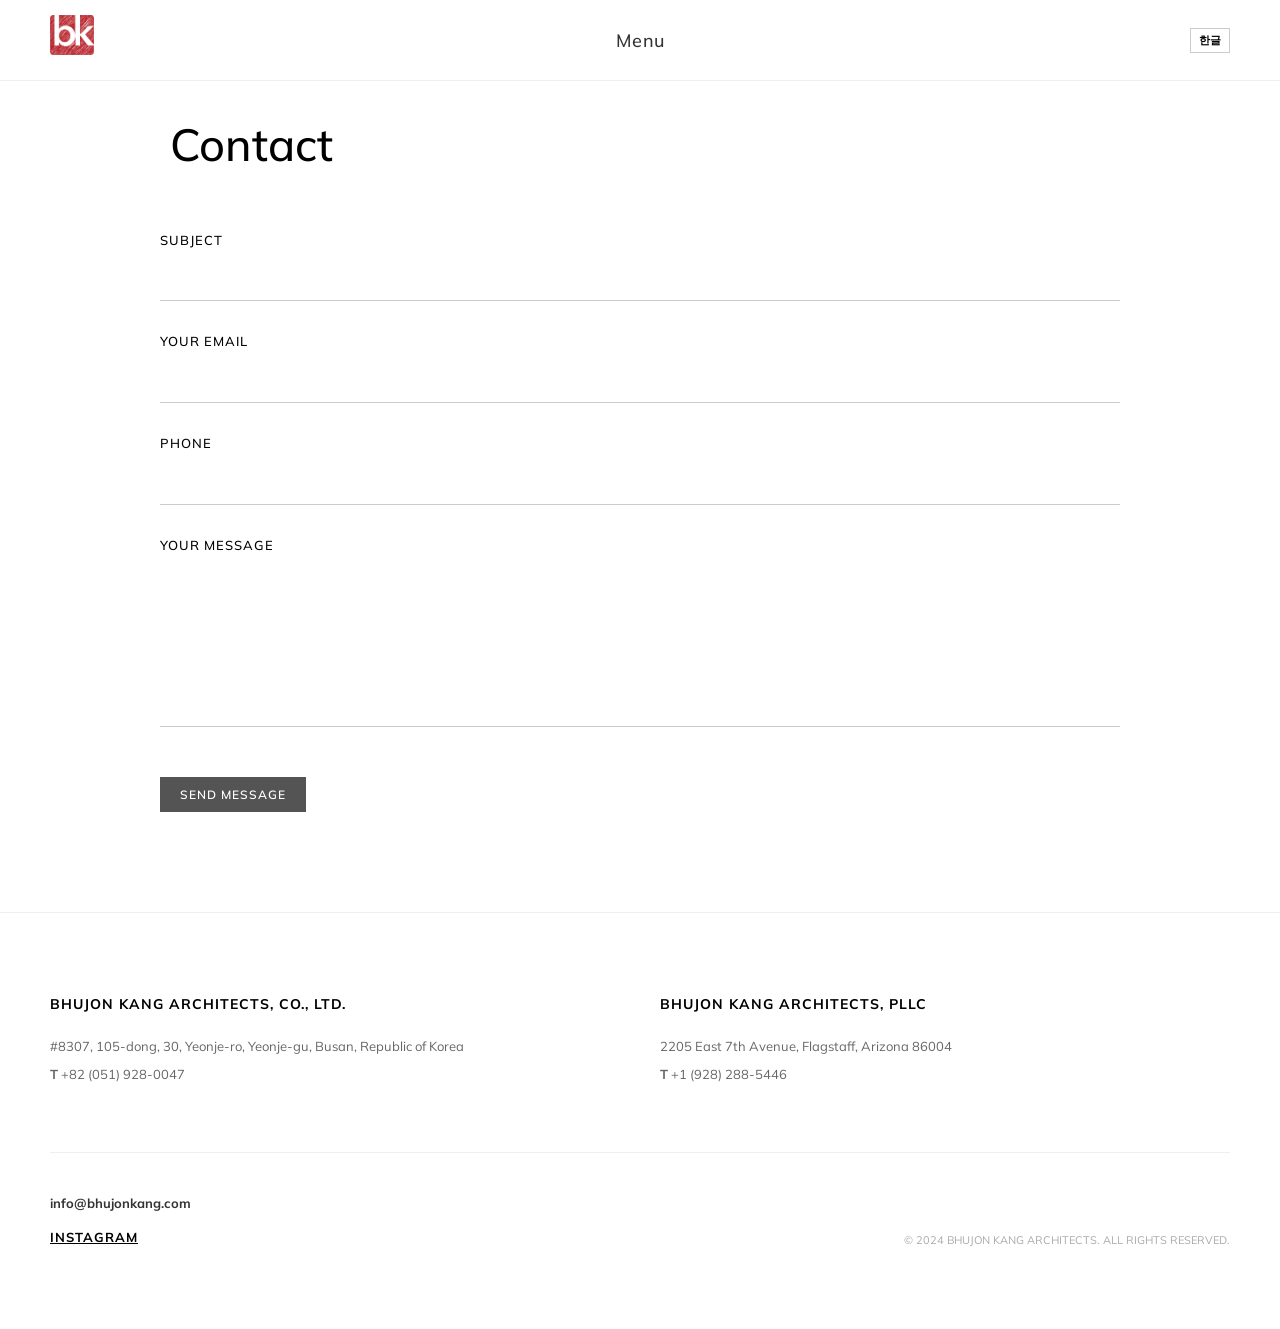
<file: contact.html>
<!DOCTYPE html>
<html lang="ko">
<head>
    <meta charset="UTF-8">
    <meta name="viewport" content="width=device-width, initial-scale=1.0">
    <title>Contact | Bhujon Kang Architects</title>
    
    <link href="https://fonts.googleapis.com/css2?family=Noto+Sans+KR:wght@100..900&display=swap" rel="stylesheet">     
    <link rel="preconnect" href="https://fonts.googleapis.com">
    <link rel="preconnect" href="https://fonts.gstatic.com" crossorigin>
    <link href="https://fonts.googleapis.com/css2?family=Mulish:wght@300;400;600;700&display=swap" rel="stylesheet">
    
    <link rel="icon" href="favicon.png" type="image/png"> 
    <link href="https://unpkg.com/aos@2.3.1/dist/aos.css" rel="stylesheet">
    <link rel="stylesheet" href="style.css">

    <style>
        /* 언어별 노출 제어 */
        .ko { display: none !important; }
        .en { display: inline-block !important; }
        body.kor-mode .ko { display: inline-block !important; }
        body.kor-mode .en { display: none !important; }
        body.kor-mode .view-title-xl .ko { display: block !important; }

        /* 제목 스타일 */
        .contact-title-section {
            text-align: left;
            margin-bottom: 60px;
            padding-left: 10px;
        }
        .view-title-xl {
            font-size: 45px; 
            font-weight: 500;
            line-height: 1.1;
            color: #000;
        }

        /* 폼 디자인: 미니멀한 실선 스타일 */
        .contact-form-container {
            width: 100%;
            display: flex;
            flex-direction: column;
            gap: 30px;
        }

        .form-group {
            display: flex;
            flex-direction: column;
            gap: 10px;
            border-bottom: 1px solid #ccc;
            padding-bottom: 10px;
        }

        .form-group label {
            font-size: 13px;
            font-weight: 500;
            text-transform: uppercase;
            letter-spacing: 1px;
            color: #000;
        }

        .form-group input, 
        .form-group textarea {
            border: none;
            outline: none;
            font-family: 'Mulish', 'NanumSquare', sans-serif;
            font-size: 16px;
            padding: 5px 0;
            background: transparent;
        }

        .form-group textarea {
            height: 150px;
            resize: none;
            line-height: 1.6;
        }

        .submit-btn {
            align-self: flex-start;
            background: #545454;
            color: #fff;
            border: none;
            padding: 10px 20px;
            font-size: 12px;
            font-weight: 600;
            cursor: pointer;
            text-transform: uppercase;
            letter-spacing: 1px;
            transition: opacity 0.3s;
            margin-top: 20px;
        }
        .submit-btn:hover { opacity: 0.7; }

        @media (max-width: 768px) {
            .view-title-xl { font-size: 32px; }
        }
    </style>
</head>
<body>

    <header>
        <div class="logo"><a href="index.html"><img src="logo.png" alt="ARCHI LAB"></a></div>
        <button id="menu-btn" onclick="toggleMenu()"><span class="ko">메뉴</span><span class="en">Menu</span></button>
        <div class="right-control"><button id="header-lang-btn" onclick="toggleLanguage()">한글</button></div>
    </header>

    <div id="fullscreen-menu" class="menu-overlay">
        <button class="close-btn" onclick="toggleMenu()"><span class="ko">닫기</span><span class="en">close</span></button>
        <nav>
            <ul>
                <li><a href="about.html" onclick="toggleMenu()"><span class="ko">소개</span><span class="en">About</span></a></li>
                <li><a href="projects.html" onclick="toggleMenu()"><span class="ko">프로젝트</span><span class="en">Projects</span></a></li>
                <li><a href="contact.html" onclick="toggleMenu()"><span class="ko">연락처</span><span class="en">Contact</span></a></li>
            </ul>
        </nav>
    </div>

    <main class="projects-container news-width-limit">
        <div class="contact-title-section" data-aos="fade-up">
            <h1 class="view-title-xl">
                <span class="en">Contact</span>
                <span class="ko">문의하기</span>
            </h1>
        </div>

        <form id="contact-form" action="https://formspree.io/f/xaqdjeyn" method="POST" class="contact-form-container" data-aos="fade-up" data-aos-delay="200">
            <div class="form-group">
                <label><span class="ko">제목</span><span class="en">Subject</span></label>
                <input type="text" name="subject" required>
            </div>

            <div class="form-group">
                <label><span class="ko">이메일</span><span class="en">Your Email</span></label>
                <input type="email" name="email" required>
            </div>

            <div class="form-group">
                <label><span class="ko">전화번호</span><span class="en">Phone</span></label>
                <input type="tel" name="phone">
            </div>

            <div class="form-group">
                <label><span class="ko">내용</span><span class="en">Your Message</span></label>
                <textarea name="message" required></textarea>
            </div>

            <button type="submit" class="submit-btn">
                <span class="ko">전송하기</span><span class="en">Send Message</span>
            </button>
        </form>
    </main>

    <section id="contact" class="footer-section">
    <div class="footer-container">
        <div class="footer-office-info">
            <h4>
                <span class="ko">(주)강부존건축사사무소</span>
                <span class="en">Bhujon Kang Architects, Co., Ltd.</span>
            </h4>
            <p>
                <span class="ko">부산광역시 연제구 연제로30 비스타동원 105동 8307호</span>
                <span class="en">#8307, 105-dong, 30, Yeonje-ro, Yeonje-gu, Busan, Republic of Korea</span>
            </p>
            <p>
                <strong>T</strong> <a href="tel:0519280047">+82 (051) 928-0047</a>
            </p>
        </div>

        <div class="footer-office-info">
            <h4>
                <span class="ko">Bhujon Kang Architects, PLLC, USA</span>
                <span class="en">Bhujon Kang Architects, PLLC</span>
            </h4>
            <p>2205 East 7th Avenue, Flagstaff, Arizona 86004</p>
            <p>
                <strong>T</strong> <a href="tel:19282885446">+1 (928) 288-5446</a>
            </p>
        </div>
    </div>

    <div class="footer-common">
        <div class="footer-contact-links">
            <p style="margin-bottom: 10px; font-size: 13px; font-weight: 700;">
                <a href="mailto:info@bhujonkang.com">info@bhujonkang.com</a>
            </p>
            <a href="https://www.instagram.com/bhujonarch" target="_blank" class="instagram-link">Instagram</a>
        </div>
        <p class="copyright">© 2024 Bhujon Kang Architects. All Rights Reserved.</p>
    </div>
    </section>

    <script src="https://unpkg.com/aos@2.3.1/dist/aos.js"></script>
    <script>AOS.init({ duration: 1000, once: true, offset: 100 });</script>
    <script src="script.js"></script>

    <script>
        const form = document.getElementById("contact-form");
        
        async function handleSubmit(event) {
            event.preventDefault();
            const status = document.createElement("p");
            status.style.marginTop = "20px";
            status.style.fontSize = "14px";
            status.style.fontWeight = "600";
            
            const data = new FormData(event.target);
            fetch(event.target.action, {
                method: form.method,
                body: data,
                headers: { 'Accept': 'application/json' }
            }).then(response => {
                if (response.ok) {
                    status.innerHTML = document.body.classList.contains("kor-mode") ? "메시지가 성공적으로 전송되었습니다." : "Message sent successfully!";
                    status.style.color = "green";
                    form.reset();
                } else {
                    status.innerHTML = document.body.classList.contains("kor-mode") ? "전송 중 오류가 발생했습니다." : "Oops! There was a problem submitting your form";
                    status.style.color = "red";
                }
            }).catch(error => {
                status.innerHTML = document.body.classList.contains("kor-mode") ? "연결 오류가 발생했습니다." : "Oops! Connection error";
                status.style.color = "red";
            });
            form.appendChild(status);
        }
        form.addEventListener("submit", handleSubmit);
    </script>
</body>
</html>
</file>
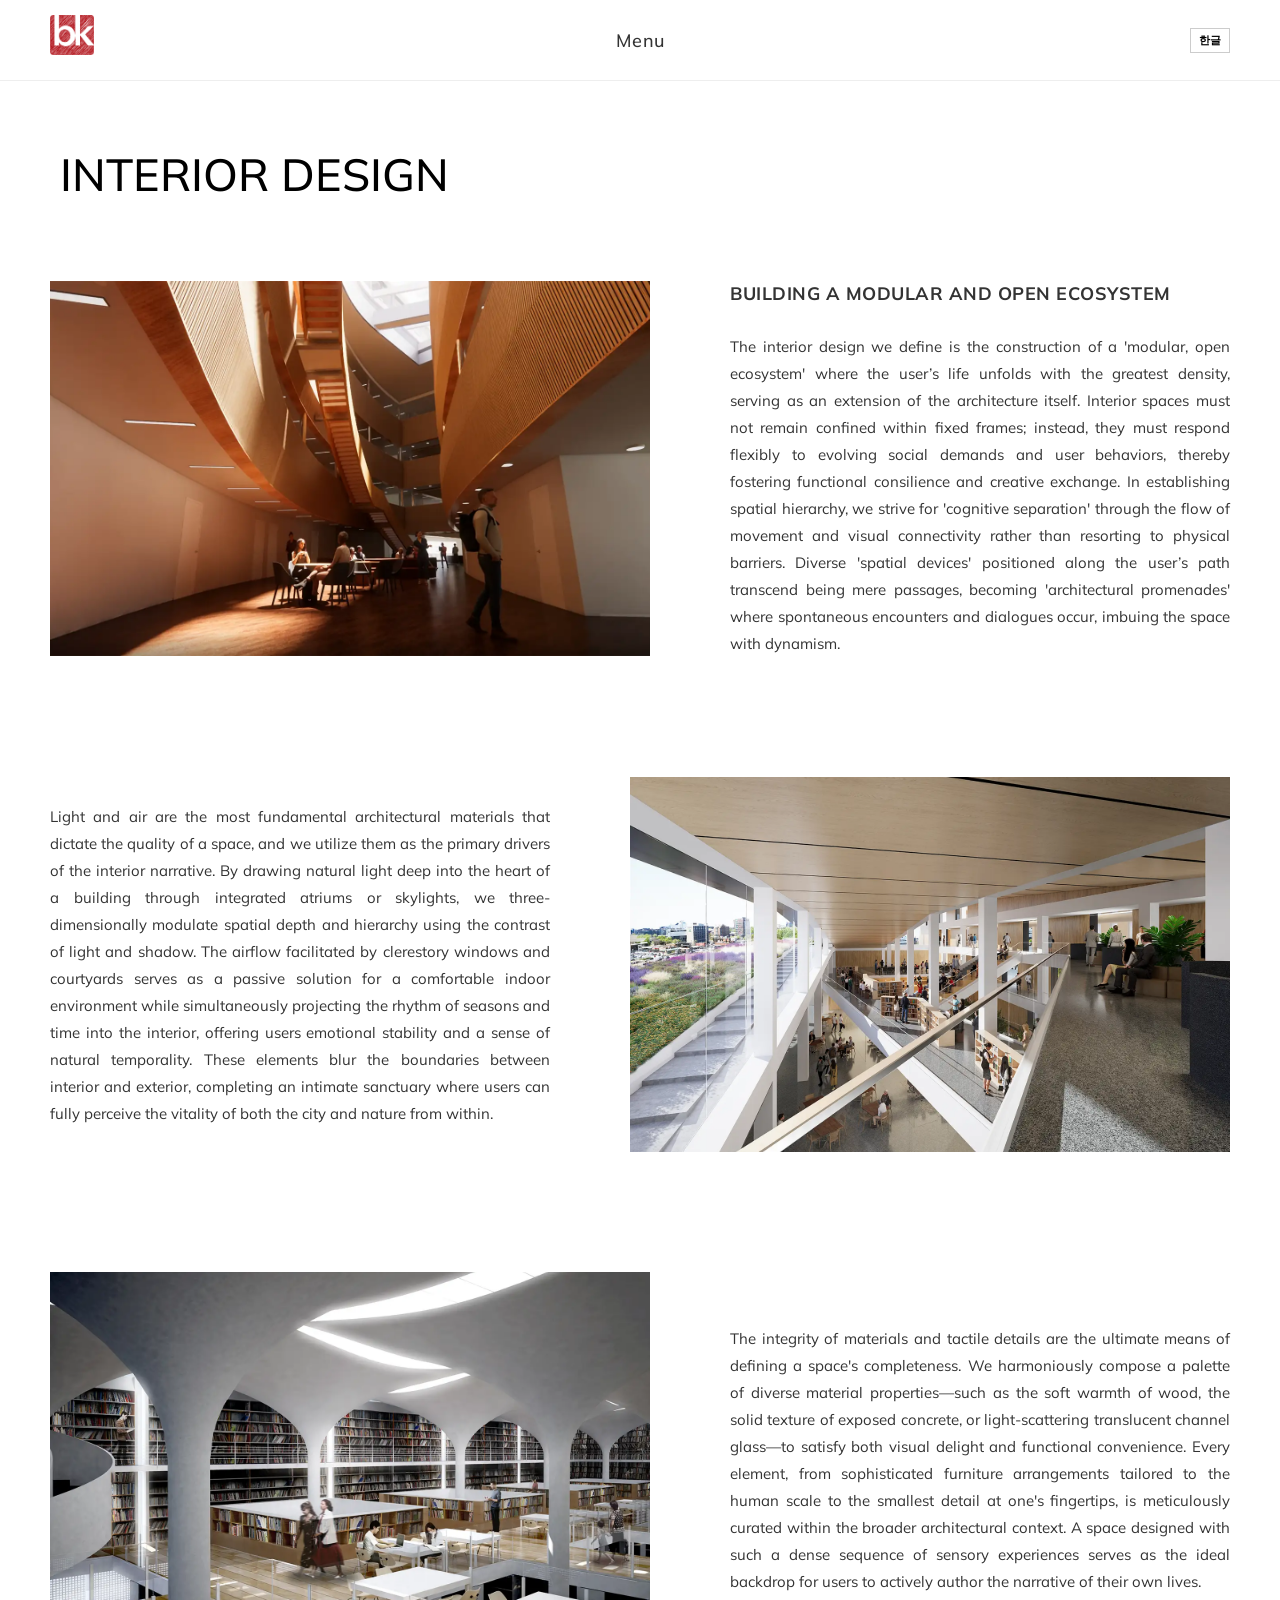
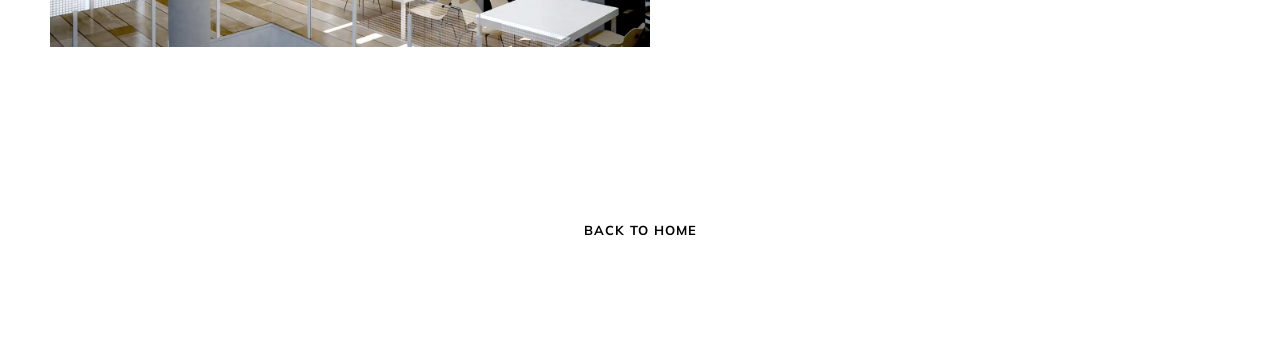
<file: interior.html>
<!DOCTYPE html>
<html lang="ko">
<head>
    <meta charset="UTF-8">
    <meta name="viewport" content="width=device-width, initial-scale=1.0">
    <title>Interior | Bhujon Kang Architects</title>
    
    <link href="https://fonts.googleapis.com/css2?family=Noto+Sans+KR:wght@100..900&display=swap" rel="stylesheet">
    <link rel="preconnect" href="https://fonts.googleapis.com">
    <link rel="preconnect" href="https://fonts.gstatic.com" crossorigin>
    <link href="https://fonts.googleapis.com/css2?family=Mulish:wght@300;400;600;700&display=swap" rel="stylesheet">
    
    <link rel="icon" href="favicon.png" type="image/png"> 
    <link href="https://unpkg.com/aos@2.3.1/dist/aos.css" rel="stylesheet">
    <link rel="stylesheet" href="style.css">

    <style>
        /* 언어 및 레이아웃 설정 */
        .ko { display: none !important; }
        .en { display: inline-block !important; }
        body.kor-mode .ko { display: inline-block !important; }
        body.kor-mode .en { display: none !important; }

        .sub-container { 
            padding: 150px 50px 100px; 
            max-width: 1400px; 
            margin: 0 auto; 
        }
        
        /* 제목 스타일 */
        .view-title-xl {
            font-size: 45px; 
            font-weight: 500;
            line-height: 1.1;
            color: #000;
            text-transform: uppercase;
            margin-bottom: 80px;
            padding-left: 10px;
        }

        /* 지그재그 내러티브 레이아웃 */
        .narrative-row {
            display: flex;
            align-items: center;
            gap: 80px;
            margin-bottom: 120px;
        }

        .narrative-row:nth-child(even) {
            flex-direction: row-reverse;
        }

        .text-col {
            flex: 1;
        }

        .image-col {
            flex: 1.2;
            background: #f4f4f4; 
            aspect-ratio: 16 / 10;
            overflow: hidden;
            display: flex;
            justify-content: center;
            align-items: center;
        }

        .image-col img {
            width: 100%;
            height: 100%;
            object-fit: cover;
        }

        .narrative-title {
            font-size: 18px;
            font-weight: 700;
            margin-bottom: 25px;
            letter-spacing: 0.5px;
            text-transform: uppercase;
        }

        .narrative-p {
            font-size: 15px;
            line-height: 1.8;
            color: #333;
            text-align: justify;
            word-break: keep-all;
        }

        @media (max-width: 1024px) {
            .narrative-row, .narrative-row:nth-child(even) {
                flex-direction: column;
                gap: 40px;
                margin-bottom: 80px;
            }
            .sub-container { padding: 120px 20px 60px; }
            .view-title-xl { font-size: 32px; margin-bottom: 50px; }
        }
    </style>
</head>
<body class="kor-mode">

    <header>
        <div class="logo"><a href="index.html"><img src="logo.png" alt="ARCHI LAB"></a></div>
        <button id="menu-btn" onclick="toggleMenu()"><span class="ko">메뉴</span><span class="en">Menu</span></button>
        <div class="right-control"><button id="header-lang-btn" onclick="toggleLanguage()">한글</button></div>
    </header>
    
    <div id="fullscreen-menu" class="menu-overlay">
        <button class="close-btn" onclick="toggleMenu()"><span class="ko">닫기</span><span class="en">close</span></button>
        <nav>
            <ul>
                <li><a href="about.html" onclick="toggleMenu()"><span class="ko">소개</span><span class="en">About</span></a></li>
                <li><a href="projects.html" onclick="toggleMenu()"><span class="ko">프로젝트</span><span class="en">Projects</span></a></li>
                <li><a href="contact.html" onclick="toggleMenu()"><span class="ko">연락처</span><span class="en">Contact</span></a></li>
            </ul>
        </nav>
    </div>

    <main class="sub-container">
        <h1 class="view-title-xl" data-aos="fade-up">
            <span class="en">Interior Design</span>
            <span class="ko">인테리어 설계</span>
        </h1>

        <section class="narrative-row" data-aos="fade-up">
            <div class="text-col">
                <h2 class="narrative-title">
                    <span class="ko">모듈화된 개방형 생태계</span>
                    <span class="en">Building a Modular and Open Ecosystem</span>
                </h2>
                <div class="narrative-p">
                    <p class="ko">우리가 정의하는 인테리어 설계는 건축의 연장선상에서 사용자의 삶이 가장 밀도 있게 펼쳐지는 '모듈화된 개방형 생태계'의 구축입니다. 내부 공간은 고정된 틀에 머무르지 않고 변화하는 사회적 요구와 사용자의 행태에 유연하게 대응할 수 있어야 하며, 이를 통해 기능 간의 통섭과 창의적인 교류를 촉진합니다. 우리는 공간의 위계를 설정할 때 물리적인 장벽을 세우기보다, 동선의 흐름과 시각적 연결을 통한 '인지적 분리'를 지향합니다. 사용자의 이동 경로를 따라 배치된 다양한 ‘공간 장치’들은 단순한 통로를 넘어 우연한 만남과 대화가 발생하는 '건축적 산책로'가 되어 공간에 역동성을 부여합니다.</p>
                    <p class="en">The interior design we define is the construction of a 'modular, open ecosystem' where the user’s life unfolds with the greatest density, serving as an extension of the architecture itself. Interior spaces must not remain confined within fixed frames; instead, they must respond flexibly to evolving social demands and user behaviors, thereby fostering functional consilience and creative exchange. In establishing spatial hierarchy, we strive for 'cognitive separation' through the flow of movement and visual connectivity rather than resorting to physical barriers. Diverse 'spatial devices' positioned along the user’s path transcend being mere passages, becoming 'architectural promenades' where spontaneous encounters and dialogues occur, imbuing the space with dynamism.</p>
                </div>
            </div>
            <div class="image-col">
                                <img src="images/13/02.webp" alt="Bhujon Kang Visual Identity">            </div>

                            </div>
        </section>

        <section class="narrative-row" data-aos="fade-up">
            <div class="text-col">
                <div class="narrative-p">
                    <p class="ko">빛과 공기는 공간의 품질을 결정짓는 가장 근본적인 건축 재료이며, 우리는 이를 내부 공간의 서사를 이끄는 핵심 동력으로 활용합니다. 건물 중심부에 위치한 통합적인 아트리움이나 천창을 통해 자연광을 깊숙이 유도하고, 빛과 그림자가 만드는 대비를 통해 공간의 깊이감과 위계를 입체적으로 조절합니다. 고측창과 중정 등을 통해 구현된 공기의 흐름은 쾌적한 실내 환경을 유지하는 패시브 솔루션이 되는 동시에, 계절과 시간의 변화를 내부로 투영하여 사용자에게 정서적 안정과 자연의 시간성을 선사합니다. 이러한 장치들은 내외부의 경계를 흐리며, 사용자가 실내에서도 도시와 자연의 활력을 온전히 감각할 수 있는 내밀한 안식처를 완성합니다.</p>
                    <p class="en">Light and air are the most fundamental architectural materials that dictate the quality of a space, and we utilize them as the primary drivers of the interior narrative. By drawing natural light deep into the heart of a building through integrated atriums or skylights, we three-dimensionally modulate spatial depth and hierarchy using the contrast of light and shadow. The airflow facilitated by clerestory windows and courtyards serves as a passive solution for a comfortable indoor environment while simultaneously projecting the rhythm of seasons and time into the interior, offering users emotional stability and a sense of natural temporality. These elements blur the boundaries between interior and exterior, completing an intimate sanctuary where users can fully perceive the vitality of both the city and nature from within.</p>
                </div>
            </div>
            <div class="image-col">
                                <img src="images/14/02.webp" alt="Bhujon Kang Visual Identity">            </div>

                            </div>
        </section>

        <section class="narrative-row" data-aos="fade-up">
            <div class="text-col">
                <div class="narrative-p">
                    <p class="ko">재료의 진실성과 촉각적 디테일은 공간의 완성도를 결정짓는 최후의 수단입니다. 우리는 목재의 부드러운 온기와 노출 콘크리트의 견고한 물성, 혹은 빛을 산란시키는 반투명 채널 유리와 같은 다양한 팔레트의 물성을 조화롭게 배치하여 시각적 즐거움과 기능적 편의를 동시에 충족시킵니다. 인간의 스케일에 맞춘 정교한 가구 배치와 손끝에 닿는 디테일 하나까지도 전체 건축적 맥락 안에서 세밀하게 큐레이션 됩니다. 이처럼 감각의 시퀀스가 촘촘하게 설계된 공간은 사용자가 능동적으로 삶의 이야기를 써 내려갈 수 있는 최상의 배경이 될 것입니다.</p>
                    <p class="en">The integrity of materials and tactile details are the ultimate means of defining a space's completeness. We harmoniously compose a palette of diverse material properties—such as the soft warmth of wood, the solid texture of exposed concrete, or light-scattering translucent channel glass—to satisfy both visual delight and functional convenience. Every element, from sophisticated furniture arrangements tailored to the human scale to the smallest detail at one's fingertips, is meticulously curated within the broader architectural context. A space designed with such a dense sequence of sensory experiences serves as the ideal backdrop for users to actively author the narrative of their own lives.</p>
                </div>
            </div>
            <div class="image-col">
                                <img src="images/04/05.webp" alt="Bhujon Kang Visual Identity">            </div>

                            </div>
        </section>

        <div style="text-align:center; padding-top: 50px;" data-aos="fade-up">
            <a href="index.html" style="text-decoration:underline; font-weight:700; font-size:13px; color:#000; text-transform: uppercase; letter-spacing: 1px;">
                <span class="en">Back to Home</span>
                <span class="ko">홈으로 돌아가기</span>
            </a>
        </div>
    </main>

    <script src="https://unpkg.com/aos@2.3.1/dist/aos.js"></script>
    <script>
        AOS.init({ duration: 1000, once: true });
    </script>
    <script src="data.js"></script>
    <script src="script.js"></script>
</body>
</html>
</file>
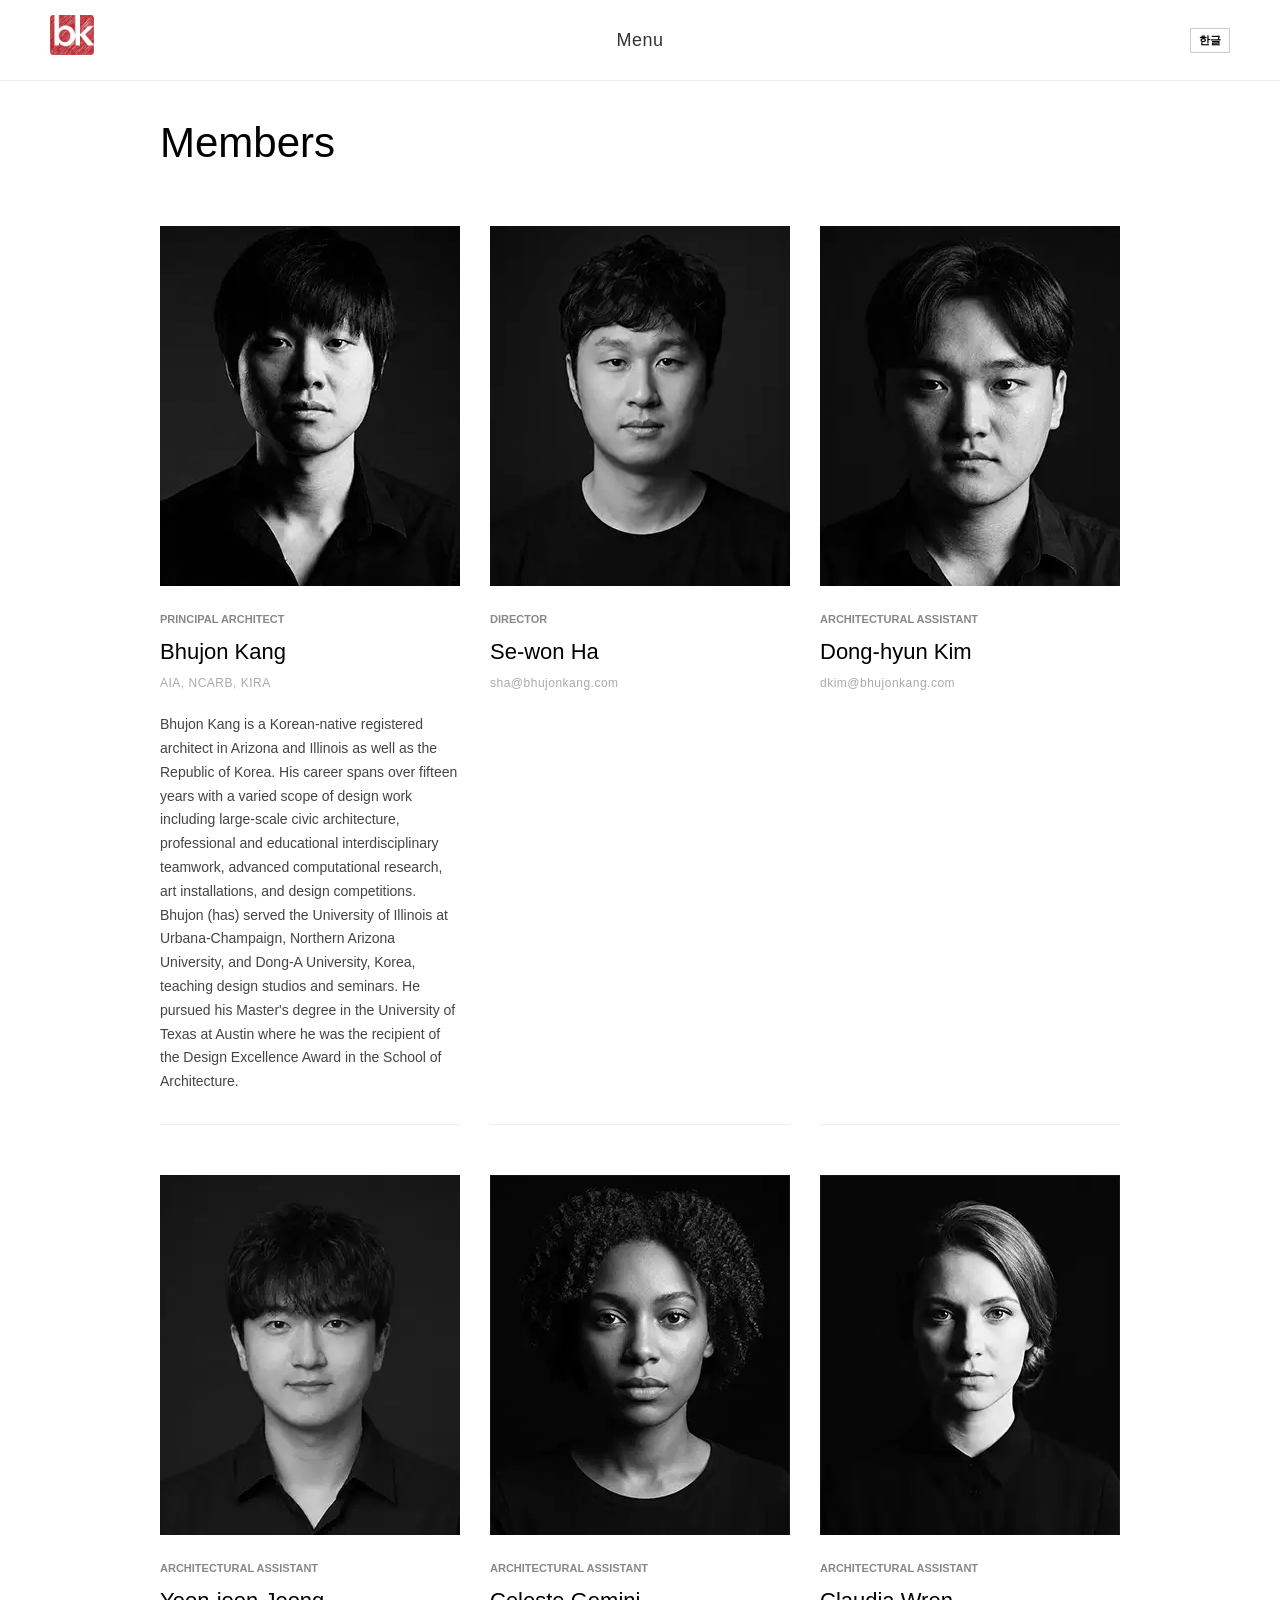
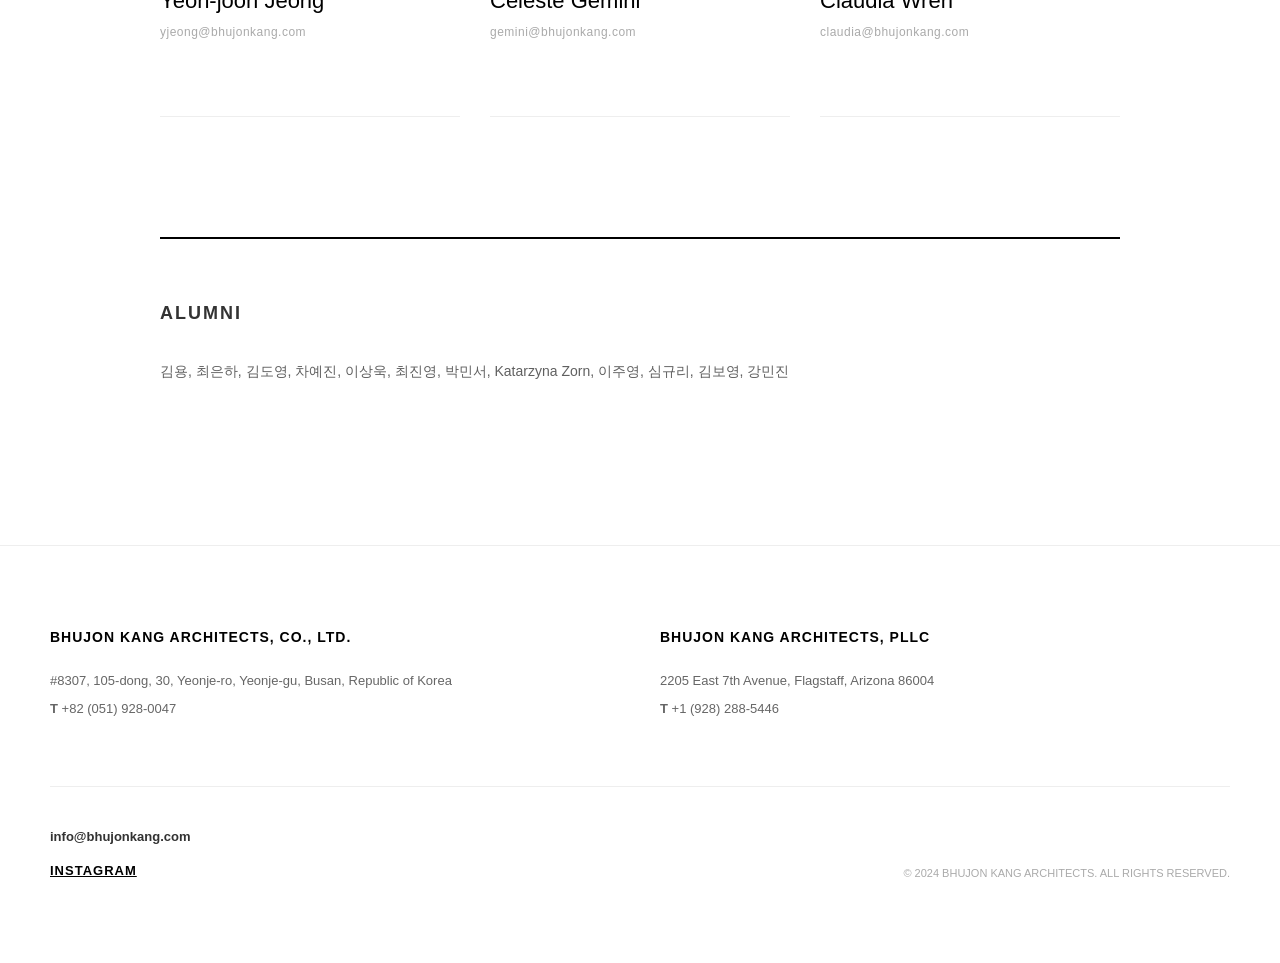
<file: people.html>
<!DOCTYPE html>
<html lang="ko">
<head>
    <meta charset="UTF-8">
    <meta name="viewport" content="width=device-width, initial-scale=1.0">
    <title>Members | Bhujon Kang Architects</title>
    
    <link href="https://fonts.googleapis.com/css2?family=Noto+Sans+KR:wght@100..900&display=swap" rel="stylesheet">
    <link rel="preconnect" href="https://fonts.googleapis.com">
    <link rel="preconnect" href="https://fonts.gstatic.com" crossorigin>
    <link rel="icon" href="favicon.png" type="image/png"> 
    <link href="https://unpkg.com/aos@2.3.1/dist/aos.css" rel="stylesheet">
    <link rel="stylesheet" href="style.css">

    <style>
        /* people.html 상단 <style> 구역 */
        .view-title-xl {
            font-size: 42px; 
            font-weight: 400;
            line-height: 1.1;
            color: #000;
        }

        /* [Grid Layout: 반응형 자동 컬럼 확산] */
        .people-masonry {
            display: grid;
            grid-template-columns: repeat(auto-fill, minmax(min(100%, 240px), 300px)); 
            gap: 30px;
            margin-top: 60px;
            justify-content: start;
        }

        .person-item {
            display: flex;
            flex-direction: column;
            width: 100%;
            max-width: 300px;
            border-bottom: 1px solid #eee;
            padding-bottom: 30px;
            margin-bottom: 20px;
        }

        .person-img {
            width: 100%;
            overflow: hidden;
            margin-bottom: 25px;
            background: #f4f4f4;
        }

        .person-img img {
            width: 100%;
            display: block;
            filter: grayscale(100%);
            transition: 0.6s ease;
        }

        .person-item:hover .person-img img {
            filter: grayscale(0%);
            transform: scale(1.03);
        }

        .person-info .pos { font-size: 11px; font-weight: 700; color: #888; text-transform: uppercase; margin-bottom: 5px; }
        .person-info h3 { font-size: 22px; font-weight: 500; margin-bottom: 5px; color: #000; }
        .person-info .qual { font-size: 12px; color: #aaa; margin-bottom: 20px; letter-spacing: 0.5px; }
        .person-info .desc { font-size: 14px; line-height: 1.7; color: #444; word-break: keep-all; }

        /* [Alumni Section] */
        .alumni-section {
            margin-top: 100px;
            padding: 60px 0 60px;
            border-top: 2px solid #000;
        }
        .alumni-title {
            font-size: 18px; font-weight: 700; text-transform: uppercase;
            letter-spacing: 2px; margin-bottom: 30px;
        }
        .alumni-list {
            font-size: 14px; color: #606060; line-height: 2;
        }
    </style>
</head>
<body>

    <header>
        <div class="logo"><a href="index.html"><img src="logo.png" alt="ARCHI LAB"></a></div>
        <button id="menu-btn" onclick="toggleMenu()"><span class="ko">메뉴</span><span class="en">Menu</span></button>
        <div class="right-control"><button id="header-lang-btn" onclick="toggleLanguage()">한글</button></div>
    </header>

    <div id="fullscreen-menu" class="menu-overlay">
        <button class="close-btn" onclick="toggleMenu()"><span class="ko">닫기</span><span class="en">close</span></button>
        <nav>
            <ul>
                <li><a href="about.html" onclick="toggleMenu()"><span class="ko">소개</span><span class="en">About</span></a></li>
                <li><a href="projects.html" onclick="toggleMenu()"><span class="ko">프로젝트</span><span class="en">Projects</span></a></li>
                <li><a href="contact.html" onclick="toggleMenu()"><span class="ko">연락처</span><span class="en">Contact</span></a></li>
            </ul>
        </nav>
        <input type="text" id="search-input" placeholder="Search" onkeyup="handleMenuSearch()">
        <div id="menu-search-results"></div>
    </div>

    <main class="projects-container news-width-limit">
        <div class="people-title-section" data-aos="fade-up">
            <h1 class="view-title-xl"><span class="en">Members</span><span class="ko">구성원</span></h1>
        </div>

        <div class="people-masonry" id="people-container"></div>

        <section class="alumni-section" data-aos="fade-up">
            <h2 class="alumni-title"><span class="en">Alumni</span><span class="ko">이전 구성원</span></h2>
            <div class="alumni-list">
                김용, 최은하, 김도영, 차예진, 이상욱, 최진영, 박민서, Katarzyna Zorn, 이주영, 심규리, 김보영, 강민진
            </div>
        </section>
    </main>

    <section id="contact" class="footer-section">
        <div class="footer-container">
            <div class="footer-office-info">
                <h4>
                    <span class="ko">(주)강부존건축사사무소</span>
                    <span class="en">Bhujon Kang Architects, Co., Ltd.</span>
                </h4>
                <p>
                    <span class="ko">부산광역시 연제구 연제로30 비스타동원 105동 8307호</span>
                    <span class="en">#8307, 105-dong, 30, Yeonje-ro, Yeonje-gu, Busan, Republic of Korea</span>
                </p>
                <p>
                    <strong>T</strong> <a href="tel:0519280047">+82 (051) 928-0047</a>
                </p>
            </div>

            <div class="footer-office-info">
                <h4>
                    <span class="ko">Bhujon Kang Architects, PLLC, USA</span>
                    <span class="en">Bhujon Kang Architects, PLLC</span>
                </h4>
                <p>2205 East 7th Avenue, Flagstaff, Arizona 86004</p>
                <p>
                    <strong>T</strong> <a href="tel:19282885446">+1 (928) 288-5446</a>
                </p>
            </div>
        </div>

        <div class="footer-common">
            <div class="footer-contact-links">
                <p style="margin-bottom: 10px; font-size: 13px; font-weight: 700;">
                    <a href="mailto:info@bhujonkang.com">info@bhujonkang.com</a>
                </p>
                <a href="https://www.instagram.com/bhujonarch" target="_blank" class="instagram-link">Instagram</a>
            </div>
            <p class="copyright">© 2024 Bhujon Kang Architects. All Rights Reserved.</p>
        </div>
    </section>

    <script src="data.js"></script>
    <script src="script.js"></script>
    <script src="https://unpkg.com/aos@2.3.1/dist/aos.js"></script>
    <script>
        AOS.init({ duration: 1000, once: true });

        document.addEventListener('DOMContentLoaded', () => {
            const container = document.getElementById('people-container');
            if(typeof PeopleData !== 'undefined') {
                Object.values(PeopleData).forEach(p => {
                    const item = document.createElement('div');
                    item.className = 'person-item';
                    item.setAttribute('data-aos', 'fade-up');
                    item.innerHTML = `
                        <div class="person-img"><img src="${p.image}" alt="${p.name.en}"></div>
                        <div class="person-info">
                            <p class="pos"><span class="ko">${p.position.ko}</span><span class="en">${p.position.en}</span></p>
                            <h3><span class="ko">${p.name.ko}</span><span class="en">${p.name.en}</span></h3>
                            <p class="qual"><span class="ko">${p.qualification.ko}</span><span class="en">${p.qualification.en}</span></p>
                            <p class="desc"><span class="ko">${p.description.ko}</span><span class="en">${p.description.en}</span></p>
                        </div>
                    `;
                    container.appendChild(item);
                });
            }
        });
    </script>
</body>
</html>
</file>
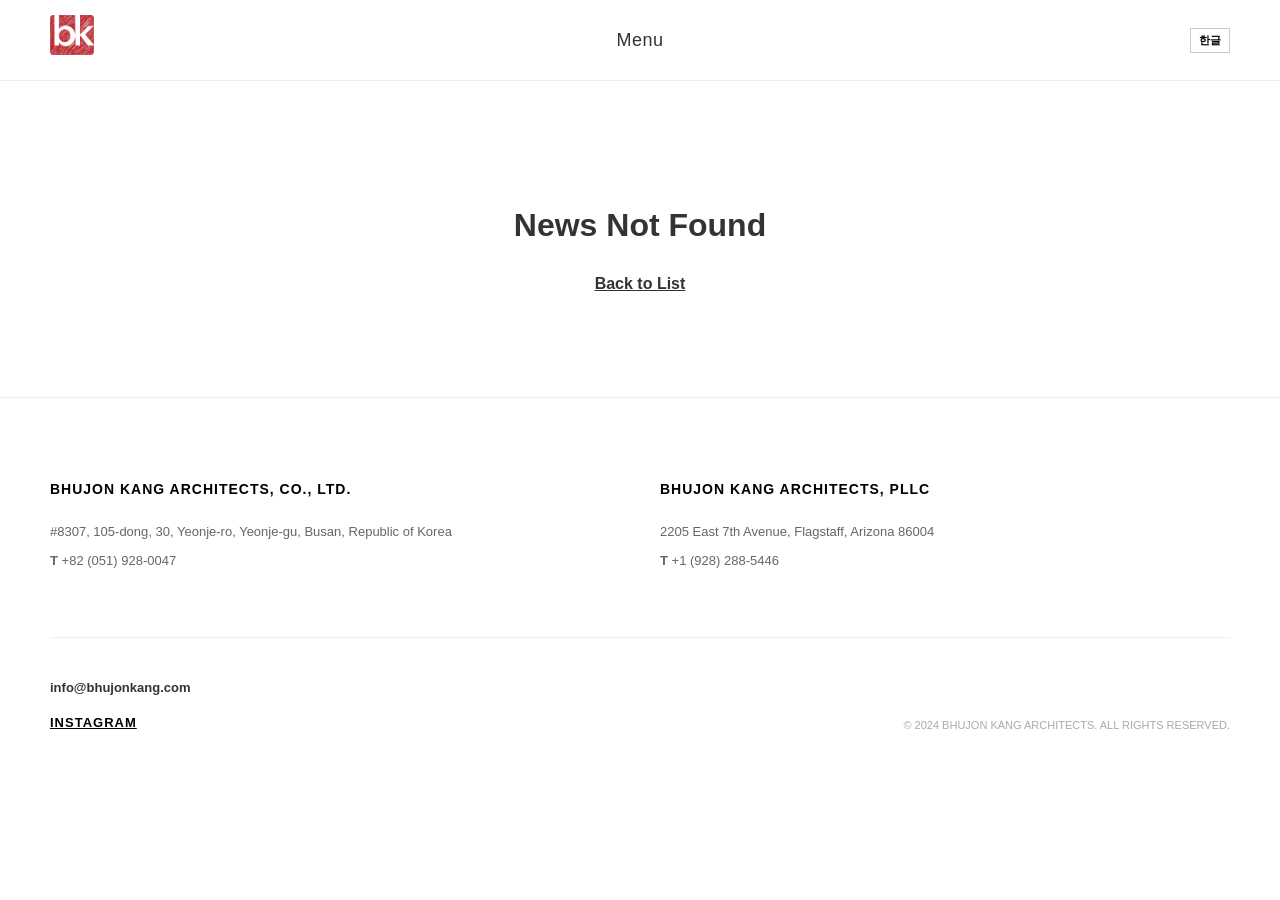
<file: view_news.html>
<!DOCTYPE html>
<html lang="ko">
<head>
    <meta charset="UTF-8">
    <meta name="viewport" content="width=device-width, initial-scale=1.0">
    <title>News View | Bhujon Kang Architects</title>
    <link href="https://fonts.googleapis.com/css2?family=Noto+Sans+KR:wght@100..900&display=swap" rel="stylesheet">
    <link rel="preconnect" href="https://fonts.googleapis.com">
    <link rel="preconnect" href="https://fonts.gstatic.com" crossorigin>

    
    <link rel="icon" href="favicon.png" type="image/png"> 
    <link href="https://unpkg.com/aos@2.3.1/dist/aos.css" rel="stylesheet">
    <link rel="stylesheet" href="style.css">

    <style>
        /* 뉴스 상세 전용 스타일 */
        .view-container {
            padding-top: 150px;
            padding-bottom: 100px;
            max-width: 1000px; /* 뉴스는 텍스트 위주라 폭을 조금 좁힘 */
            margin: 0 auto;
            padding-left: 50px;
            padding-right: 50px;
        }
        
        .view-header { margin-bottom: 50px; text-align: left; border-bottom: 1px solid #eee; padding-bottom: 30px; }
        .view-title { font-size: 36px; font-weight: 700; color: #000; margin-bottom: 10px; line-height: 1.2; }
        .view-subtitle { font-size: 18px; color: #666; font-weight: 400; margin-bottom: 20px; }
        .view-date { font-size: 14px; color: #888; display: block; margin-top: 10px; }

        .view-content { margin-bottom: 60px; }
        .view-main-img { width: 100%; height: auto; margin-bottom: 40px; display: block; }
        .view-text { font-size: 16px; line-height: 1.8; color: #333; white-space: pre-line; }

        @media (max-width: 768px) {
            .view-container { padding-top: 100px; padding-left: 20px; padding-right: 20px; }
            .view-title { font-size: 28px; }
        }
    </style>
</head>
<body>

    <header>
        <div class="logo"><a href="index.html"><img src="logo.png" alt="ARCHI LAB"></a></div>
        <button id="menu-btn" onclick="toggleMenu()"><span class="ko">메뉴</span><span class="en">Menu</span></button>
        <div class="right-control"><button id="header-lang-btn" onclick="toggleLanguage()">한글</button></div>
    </header>

    <div id="fullscreen-menu" class="menu-overlay">
        <button class="close-btn" onclick="toggleMenu()"><span class="ko">닫기</span><span class="en">close</span></button>
        <nav>
            <ul>
                <li><a href="about.html" onclick="toggleMenu()"><span class="ko">소개</span><span class="en">About</span></a></li>
                <li><a href="projects.html" onclick="toggleMenu()"><span class="ko">프로젝트</span><span class="en">Projects</span></a></li>
                <li><a href="news.html" onclick="toggleMenu()"><span class="ko">소식</span><span class="en">News</span></a></li>
                <li><a href="contact.html" onclick="toggleMenu()"><span class="ko">연락처</span><span class="en">Contact</span></a></li>
            </ul>
        </nav>
        <input type="text" id="search-input" placeholder="Search" onkeyup="handleMenuSearch()">
        <div id="menu-search-results"></div>
    </div>

    <div class="view-container">
        <div class="view-header">
            <div id="n-title" class="view-title"></div>
            <div id="n-subtitle" class="view-subtitle"></div>
            <span id="n-date" class="view-date"></span>
        </div>

        <div class="view-content">
            <img id="n-image" class="view-main-img" src="" alt="News Image">
            
            <div id="n-text" class="view-text"></div>
        </div>
        
        <div style="text-align:center; margin-top:50px;">
            <a href="news.html" style="text-decoration:underline; font-weight:700; font-size:14px;">
                <span class="en">Back to News</span><span class="ko">목록으로</span>
            </a>
        </div>
    </div>

    <section id="contact" class="footer-section">
    <div class="footer-container">
        <div class="footer-office-info">
            <h4>
                <span class="ko">(주)강부존건축사사무소</span>
                <span class="en">Bhujon Kang Architects, Co., Ltd.</span>
            </h4>
            <p>
                <span class="ko">부산광역시 연제구 연제로30 비스타동원 105동 8307호</span>
                <span class="en">#8307, 105-dong, 30, Yeonje-ro, Yeonje-gu, Busan, Republic of Korea</span>
            </p>
            <p>
                <strong>T</strong> <a href="tel:0519280047">+82 (051) 928-0047</a>
            </p>
        </div>

        <div class="footer-office-info">
            <h4>
                <span class="ko">Bhujon Kang Architects, PLLC, USA</span>
                <span class="en">Bhujon Kang Architects, PLLC</span>
            </h4>
            <p>2205 East 7th Avenue, Flagstaff, Arizona 86004</p>
            <p>
                <strong>T</strong> <a href="tel:19282885446">+1 (928) 288-5446</a>
            </p>
        </div>
    </div>

    <div class="footer-common">
        <div class="footer-contact-links">
            <p style="margin-bottom: 10px; font-size: 13px; font-weight: 700;">
                <a href="mailto:info@bhujonkang.com">info@bhujonkang.com</a>
            </p>
            <a href="https://www.instagram.com/bhujonarch" target="_blank" class="instagram-link">Instagram</a>
        </div>
        <p class="copyright">© 2024 Bhujon Kang Architects. All Rights Reserved.</p>
    </div>
    </section>

    <script src="https://unpkg.com/aos@2.3.1/dist/aos.js"></script>
    <script>AOS.init();</script>
    
    <script src="data.js"></script>
    <script src="script.js"></script>

    <script>
        document.addEventListener('DOMContentLoaded', () => {
            const params = new URLSearchParams(window.location.search);
            const id = params.get('id'); 
            
            if (typeof newsData !== 'undefined' && newsData[id]) {
                const n = newsData[id];
                
                // 데이터 주입
                document.getElementById('n-title').innerHTML = `<span class="ko">${n.title.ko}</span><span class="en">${n.title.en}</span>`;
                document.getElementById('n-subtitle').innerHTML = `<span class="ko">${n.subtitle.ko}</span><span class="en">${n.subtitle.en}</span>`;
                document.getElementById('n-date').innerText = n.date;
                
                const imgEl = document.getElementById('n-image');
                if(n.image) {
                    imgEl.src = n.image;
                    imgEl.alt = n.title.en;
                } else {
                    imgEl.style.display = 'none';
                }

                // 본문 텍스트 (객체인 경우 분기 처리)
                const textContainer = document.getElementById('n-text');
                if(typeof n.text === 'object') {
                    textContainer.innerHTML = `<span class="ko">${n.text.ko}</span><span class="en">${n.text.en}</span>`;
                } else {
                    textContainer.innerHTML = n.text;
                }

            } else {
                document.querySelector('.view-container').innerHTML = `
                    <h1 style='text-align:center; margin-top:50px;'>News Not Found</h1>
                    <div style="text-align:center; margin-top:20px;">
                        <a href="news.html" style="text-decoration:underline; font-weight:bold;">Back to List</a>
                    </div>
                `;
            }
        });
    </script>
</body>
</html>
</file>
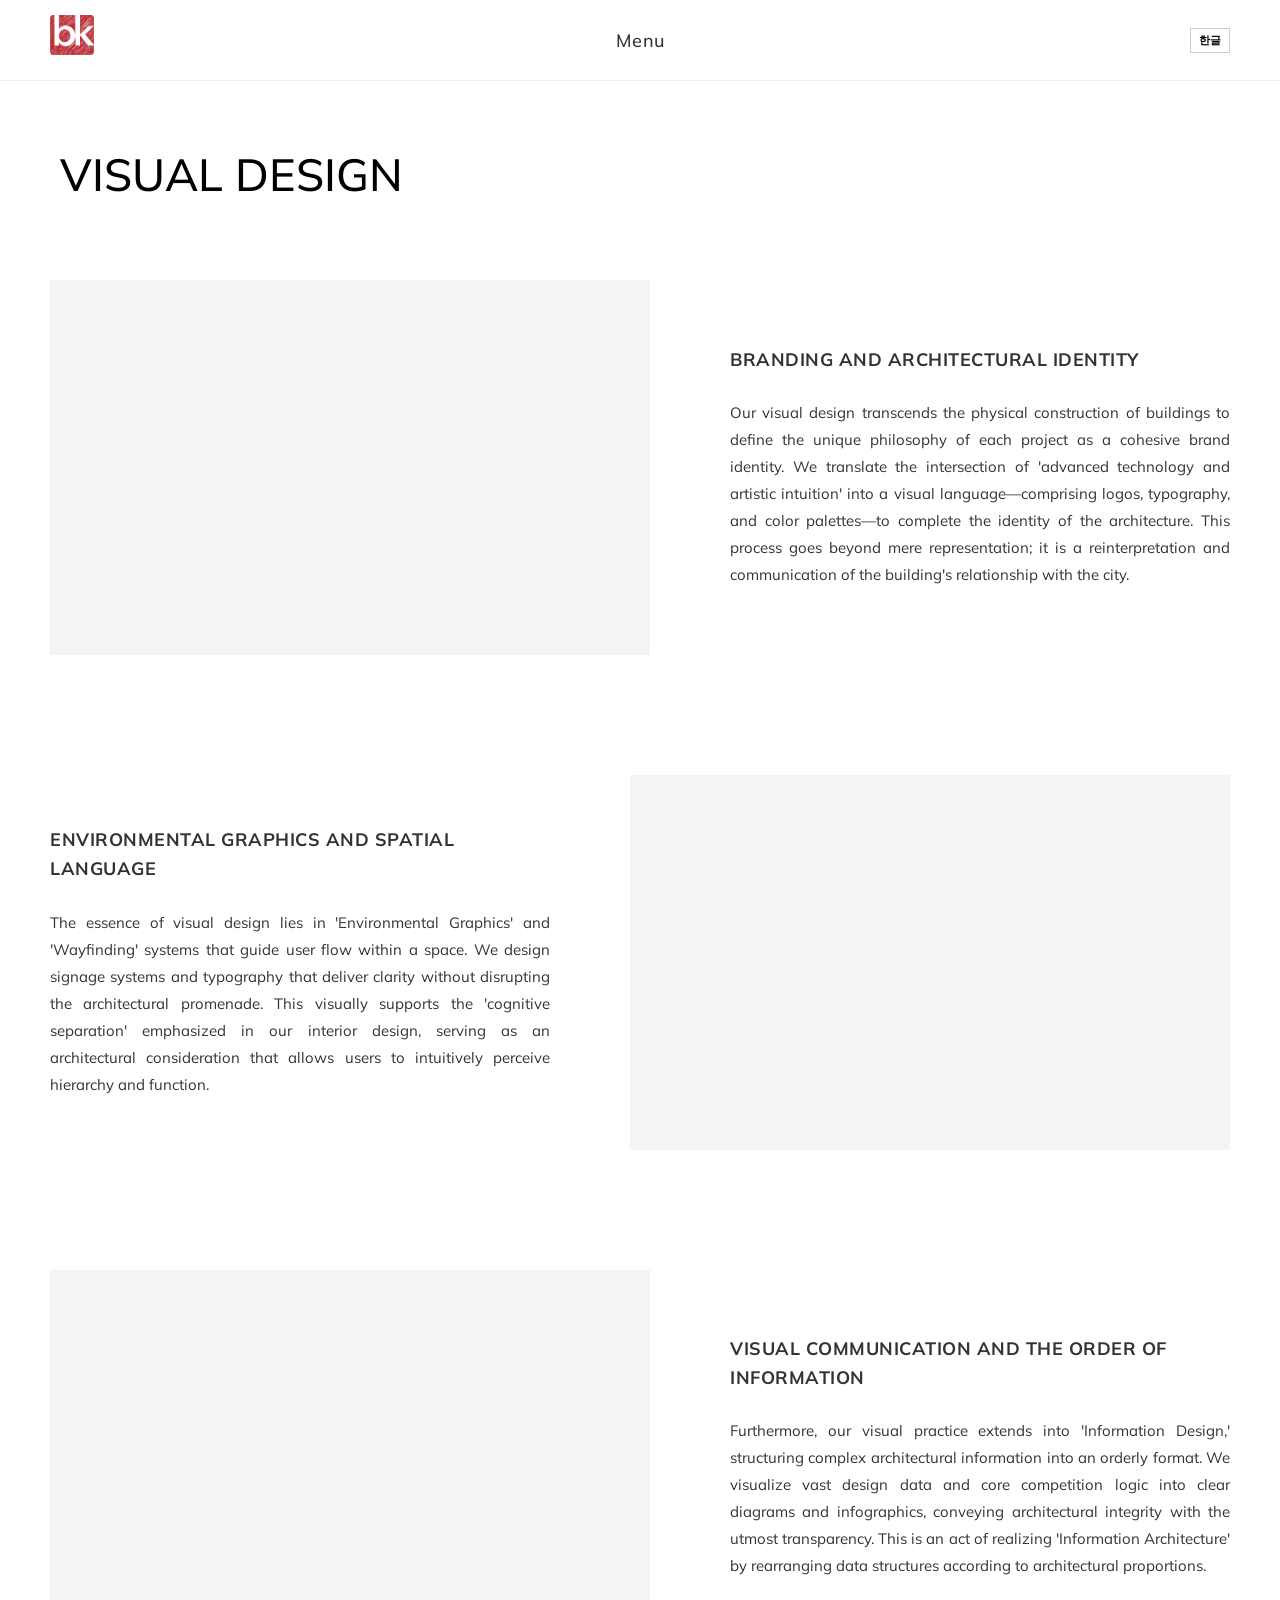
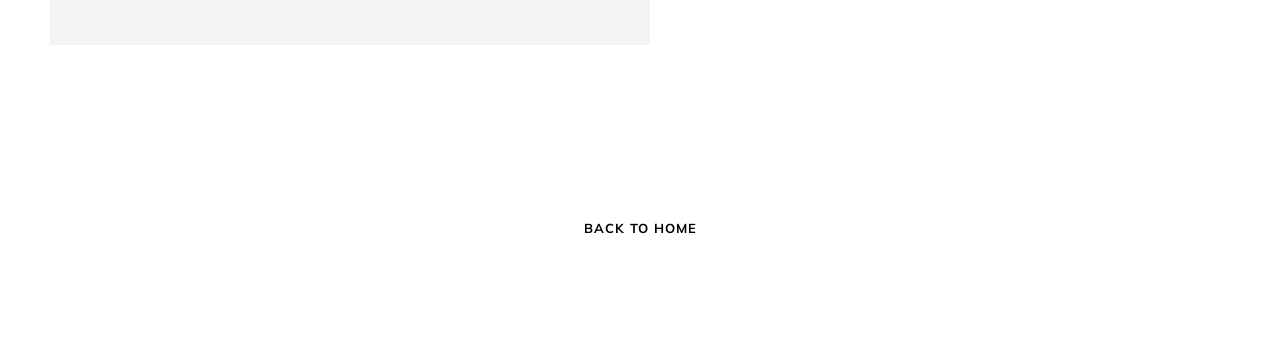
<file: visual.html>
<!DOCTYPE html>
<html lang="ko">
<head>
    <meta charset="UTF-8">
    <meta name="viewport" content="width=device-width, initial-scale=1.0">
    <title>Visual Design | Bhujon Kang Architects</title>
    
    <link href="https://fonts.googleapis.com/css2?family=Noto+Sans+KR:wght@100..900&display=swap" rel="stylesheet">
    <link rel="preconnect" href="https://fonts.googleapis.com">
    <link rel="preconnect" href="https://fonts.gstatic.com" crossorigin>
    <link href="https://fonts.googleapis.com/css2?family=Mulish:wght@300;400;600;700&display=swap" rel="stylesheet">
    
    <link rel="icon" href="favicon.png" type="image/png"> 
    <link href="https://unpkg.com/aos@2.3.1/dist/aos.css" rel="stylesheet">
    <link rel="stylesheet" href="style.css">

    <style>
        .ko { display: none !important; }
        .en { display: inline-block !important; }
        body.kor-mode .ko { display: inline-block !important; }
        body.kor-mode .en { display: none !important; }

        .sub-container { padding: 150px 50px 100px; max-width: 1400px; margin: 0 auto; }
        
        .view-title-xl {
            font-size: 45px; font-weight: 500; line-height: 1.1; color: #000;
            text-transform: uppercase; margin-bottom: 80px; padding-left: 10px;
        }

        .narrative-row { display: flex; align-items: center; gap: 80px; margin-bottom: 120px; }
        .narrative-row:nth-child(even) { flex-direction: row-reverse; }
        .text-col { flex: 1; }
        .image-col {
            flex: 1.2; background: #f4f4f4; aspect-ratio: 16 / 10;
            overflow: hidden; display: flex; justify-content: center; align-items: center;
        }
        .image-col img { width: 100%; height: 100%; object-fit: cover; }
        .narrative-title { font-size: 18px; font-weight: 700; margin-bottom: 25px; letter-spacing: 0.5px; text-transform: uppercase; }
        .narrative-p { font-size: 15px; line-height: 1.8; color: #333; text-align: justify; word-break: keep-all; }

        @media (max-width: 1024px) {
            .narrative-row, .narrative-row:nth-child(even) { flex-direction: column; gap: 40px; margin-bottom: 80px; }
            .sub-container { padding: 120px 20px 60px; }
            .view-title-xl { font-size: 32px; margin-bottom: 50px; }
        }
    </style>
</head>
<body class="kor-mode">

    <header>
        <div class="logo"><a href="index.html"><img src="logo.png" alt="ARCHI LAB"></a></div>
        <button id="menu-btn" onclick="toggleMenu()"><span class="ko">메뉴</span><span class="en">Menu</span></button>
        <div class="right-control"><button id="header-lang-btn" onclick="toggleLanguage()">한글</button></div>
    </header>
    
    <div id="fullscreen-menu" class="menu-overlay">
        <button class="close-btn" onclick="toggleMenu()"><span class="ko">닫기</span><span class="en">close</span></button>
        <nav>
            <ul>
                <li><a href="about.html" onclick="toggleMenu()"><span class="ko">소개</span><span class="en">About</span></a></li>
                <li><a href="projects.html" onclick="toggleMenu()"><span class="ko">프로젝트</span><span class="en">Projects</span></a></li>
                <li><a href="contact.html" onclick="toggleMenu()"><span class="ko">연락처</span><span class="en">Contact</span></a></li>
            </ul>
        </nav>
    </div>

    <main class="sub-container">
        <h1 class="view-title-xl" data-aos="fade-up">
            <span class="en">Visual Design</span>
            <span class="ko">시각디자인</span>
        </h1>

        <section class="narrative-row" data-aos="fade-up">
            <div class="text-col">
                <h2 class="narrative-title"><span class="ko">브랜딩과 건축적 정체성</span><span class="en">Branding and Architectural Identity</span></h2>
                <div class="narrative-p">
                    <p class="ko">강부존건축사사무소의 시각디자인은 건축물의 물리적 구축을 넘어, 프로젝트가 지닌 고유한 철학을 하나의 응집된 브랜드로 정의하는 작업입니다. 우리는 건축의 '최신 기술과 예술적 직관'이 만나는 지점을 로고, 타이포그래피, 컬러 팔레트와 같은 시각적 언어로 번역하여 건축물의 아이덴티티를 완성합니다. 이는 단순히 건물을 보여주는 것을 넘어, 프로젝트가 도시와 맺는 관계를 브랜드의 관점에서 재해석하고 소통하는 과정입니다.</p>
                    <p class="en">Our visual design transcends the physical construction of buildings to define the unique philosophy of each project as a cohesive brand identity. We translate the intersection of 'advanced technology and artistic intuition' into a visual language—comprising logos, typography, and color palettes—to complete the identity of the architecture. This process goes beyond mere representation; it is a reinterpretation and communication of the building's relationship with the city.</p>
                </div>
            </div>
            <div class="image-col"></div>
        </section>

        <section class="narrative-row" data-aos="fade-up">
            <div class="text-col">
                <h2 class="narrative-title"><span class="ko">환경 그래픽과 공간의 언어</span><span class="en">Environmental Graphics and Spatial Language</span></h2>
                <div class="narrative-p">
                    <p class="ko">시각디자인의 정수는 공간 내부에서 사용자의 흐름을 가이드하는 '환경 그래픽'과 '웨이파인딩' 시스템에 있습니다. 우리는 건축적 산책로의 흐름을 방해하지 않으면서도 명료하게 정보를 전달하는 사인 시스템과 타이포그래피를 설계합니다. 이는 인테리어 설계에서 강조된 '인지적 분리'를 시각적으로 보조하며, 공간의 위계와 기능을 직관적으로 파악하게 만드는 건축적 배려입니다.</p>
                    <p class="en">The essence of visual design lies in 'Environmental Graphics' and 'Wayfinding' systems that guide user flow within a space. We design signage systems and typography that deliver clarity without disrupting the architectural promenade. This visually supports the 'cognitive separation' emphasized in our interior design, serving as an architectural consideration that allows users to intuitively perceive hierarchy and function.</p>
                </div>
            </div>
            <div class="image-col"></div>
        </section>

        <section class="narrative-row" data-aos="fade-up">
            <div class="text-col">
                <h2 class="narrative-title"><span class="ko">시각적 소통과 정보의 질서</span><span class="en">Visual Communication and the Order of Information</span></h2>
                <div class="narrative-p">
                    <p class="ko">나아가 우리의 시각디자인 Practice는 복잡한 건축적 정보를 질서 있게 구조화하는 '정보 디자인'의 영역으로 확장됩니다. 우리는 방대한 설계 데이터와 공모전의 핵심 논리를 명료한 다이어그램과 인포그래픽으로 시각화하여, 건축의 진실성을 가장 투명하게 전달합니다. 이는 화려한 기교로 본질을 가리는 것이 아니라, 데이터가 가진 논리적 구조를 건축적 비례에 맞게 재배치하여 '정보의 건축'을 실현하는 과정입니다.</p>
                    <p class="en">Furthermore, our visual practice extends into 'Information Design,' structuring complex architectural information into an orderly format. We visualize vast design data and core competition logic into clear diagrams and infographics, conveying architectural integrity with the utmost transparency. This is an act of realizing 'Information Architecture' by rearranging data structures according to architectural proportions.</p>
                </div>
            </div>
            <div class="image-col"></div>
        </section>

        <div style="text-align:center; padding-top: 50px;" data-aos="fade-up">
            <a href="index.html" style="text-decoration:underline; font-weight:700; font-size:13px; color:#000; text-transform: uppercase; letter-spacing: 1px;">
                <span class="en">Back to Home</span>
                <span class="ko">홈으로 돌아가기</span>
            </a>
        </div>
    </main>

    <script src="https://unpkg.com/aos@2.3.1/dist/aos.js"></script>
    <script>AOS.init({ duration: 1000, once: true });</script>
    <script src="data.js"></script>
    <script src="script.js"></script>
</body>
</html>
</file>
<file: style.css>
/* ========================================= */
/* 1. 기본 설정 및 폰트 (Base & Fonts) */
/* ========================================= */
* { margin: 0; padding: 0; box-sizing: border-box; }

/* 폰트: 나눔스퀘어 적용 */
/* [수정] 영문 폰트를 Mulish로 변경 */
.en { 
    font-family: 'Mulish', sans-serif; 
    display: inline-block; 
}

body { 
    font-family: 'Mulish', 'NanumSquare', sans-serif; 
    color: #333; 
    background-color: #ffffff;
    line-height: 1.6; 
    overflow-x: hidden; 
}
.ko { font-family: 'NanumSquare', sans-serif; display: none; } 

/* 언어 전환 로직 */
body.kor-mode .en { display: none; }
body.kor-mode .ko { display: inline-block; }
body.kor-mode h1 .ko, body.kor-mode h2 .ko, 
body.kor-mode p .ko, body.kor-mode div .ko, 
body.kor-mode span .ko, body.kor-mode li .ko { display: block; }
body.kor-mode span.ko { display: inline; }

a { text-decoration: none; color: inherit; }
button { font-family: inherit; }


/* ========================================= */
/* 2. 헤더 및 네비게이션 (Header & Nav) */
/* ========================================= */
header { 
    display: flex; justify-content: space-between; align-items: center; 
    padding: 15px 50px; 
    position: fixed; width: 100%; top: 0; 
    background: rgba(255, 255, 255, 0.95); 
    z-index: 1000; 
    border-bottom: 1px solid #eee; 
}

.logo a { display: block; height: 50px; }
.logo img { height: 80%; width: auto; display: block; }

#menu-btn { 
    position: absolute; left: 50%; transform: translateX(-50%); 
    background: none; border: none; cursor: pointer; 
    font-size: 18px; font-weight: 500; 
    color: #333; letter-spacing: 0.5px; 
    transition: opacity 0.3s; 
}
#menu-btn:hover { opacity: 0.6; }

.right-control { display: flex; align-items: center; }
#header-lang-btn { 
    border: 1px solid #ccc; background: none; 
    padding: 4px 8px; cursor: pointer; 
    font-size: 11px; font-weight: bold; 
    transition: 0.3s; 
    min-width: 40px; text-align: center;
}
#header-lang-btn:hover { background: #333; color: white; border-color: #333; }

/* 메뉴 팝업 */
.menu-overlay { 
    position: fixed; top: 0; left: 0; width: 100%; height: 100vh; 
    background: rgba(255, 255, 255, 0.98); 
    z-index: 2000; 
    display: flex; flex-direction: column; 
    justify-content: flex-start; align-items: center; 
    padding-top: 150px; 
    opacity: 0; visibility: hidden; 
    transform: translateY(-20px); 
    transition: all 0.4s ease-in-out; 
    pointer-events: none; 
}
.menu-overlay.active { opacity: 1; visibility: visible; transform: translateY(0); pointer-events: auto; }

.menu-overlay nav ul { list-style: none; text-align: center; display: flex; flex-direction: column; gap: 25px; } 
.menu-overlay nav a { 
    font-size: 21px; font-weight: 400; color: #444; 
    letter-spacing: 2px; text-transform: uppercase; 
    transition: color 0.3s; 
}
.menu-overlay nav a:hover { color: #000; font-weight: 600; }

.close-btn { 
    margin-bottom: 40px; border: none; background: none; cursor: pointer; 
    font-size: 21px; color: #333; letter-spacing: 0.5px; 
}
.close-btn:hover { opacity: 0.6; }

/* 메뉴 검색창 */
#search-input { 
    margin-top: 40px; 
    width: 300px; 
    background: transparent; 
    border: none; 
    border-bottom: 1px solid #333; 
    padding: 10px; 
    text-align: center; 
    font-family: inherit; 
    font-size: 16px; 
    color: #333; 
    outline: none; 
    border-radius: 0; 
}
#search-input::placeholder { color: #aaa; }

/* 검색 결과 컨테이너 */
#menu-search-results {
    width: 300px; max-height: 300px; overflow-y: auto;
    margin-top: 20px; text-align: left;
    -ms-overflow-style: none; scrollbar-width: none; 
}
#menu-search-results::-webkit-scrollbar { display: none; }

.menu-result-item {
    display: block; padding: 12px 0; border-bottom: 1px solid #eee;
    transition: opacity 0.3s; cursor: pointer;
}
.menu-result-item:hover { opacity: 0.6; }
.menu-result-title { font-size: 16px; font-weight: 500; color: #000; margin-bottom: 4px; display: block; }
.menu-result-sub { font-size: 13px; color: #888; display: block; }


/* ========================================= */
/* 3. 메인 (Index) - PC 버전 스타일 */
/* ========================================= */
.hero-swiper-container { 
    width: 100%; min-height: 100vh; 
    display: flex; flex-direction: column; 
    justify-content: flex-start; align-items: center; 
    background: #fff; overflow: hidden; 
    padding-top: 120px; 
}

.selected-project-title {
    width: 100%; padding-left: 50px; margin-bottom: 50px; 
    text-align: left; font-size: 50px; font-weight: 200; 
    color: #000; line-height: 1.3; z-index: 10;
}
.selected-project-title .ko { font-weight: 200; }

/* [Main Swiper] Coverflow Style */
.mainSwiper { width: 100%; padding-top: 0; padding-bottom: 10px; }
.mainSwiper .swiper-slide { 
    background-position: center; background-size: cover; 
    width: 65vw !important; aspect-ratio: 4 / 3; height: auto; 
    display: flex; flex-direction: column; align-items: center; justify-content: flex-start;
    opacity: 0.2; transition: all 1s ease; 
}
.mainSwiper .swiper-slide-active { 
    z-index: 10; opacity: 1; transform: scale(1); 
}

.mainSwiper .img-box { 
    width: 100%; height: 85%; overflow: hidden; 
    box-shadow: 0 10px 20px rgba(0,0,0,0.1); display: block;
}
.mainSwiper img { display: block; width: 100%; height: 100%; object-fit: cover; }

/* [News Swiper] Flat Style */
.newsSwiper { width: 100%; padding-left: 50px; padding-right: 50px; }
.newsSwiper .swiper-slide { width: auto !important; opacity: 1; }
.newsSwiper .img-box { width: 300px; height: 150px; overflow: hidden; display: block; }
.newsSwiper img { width: 100%; height: 100%; object-fit: cover; }

/* 공통 텍스트 */
.slide-text { width: 100%; height: 15%; text-align: center; margin-top: 15px; }
.slide-title { font-size: 20px; color: #000; font-weight: 500; margin-bottom: 4px; line-height: 1.2; }
.slide-subtitle { font-size: 16px; color: #686868; font-weight: 200; letter-spacing: 1px;  }

.latest-news-title {
    width: 100%; padding-left: 50px; margin-top: 80px; margin-bottom: 20px;
    font-size: 14px; font-weight: 400; color: #000; text-transform: uppercase; letter-spacing: 1px;
}


/* ========================================= */
/* 4. 프로젝트/뉴스 페이지 (Grid & List) */
/* ========================================= */
.projects-container { 
    padding-top: 120px; padding-bottom: 100px; padding-left: 0; padding-right: 0;
    max-width: 100%; margin: 0 auto; 
}
.news-width-limit { width: 75%; margin: 0 auto; padding-left: 0; padding-right: 0; }

.projects-controls { 
    padding: 0 50px 20px 50px; display: flex; justify-content: space-between; align-items: center; 
    margin-bottom: 60px; border-bottom: 1px solid #eee; 
}
.view-toggles { display: flex; gap: 20px; }
.view-btn { 
    background: none; border: none; cursor: pointer; 
    font-size: 14px; font-weight: 500; color: #999; font-family: inherit; transition: color 0.3s; 
}
.view-btn.active { color: #000; font-weight: 500; border-bottom: 2px solid #000; }

.project-search { position: relative; }
#p-search-input, #n-search-input { 
    border: none; border-bottom: 1px solid #ccc; 
    padding: 5px 25px 5px 5px; font-size: 14px; width: 200px; 
    outline: none; font-family: inherit; 
}


/* [GRID VIEW] */
.project-grid { display: grid; grid-template-columns: repeat(3, 1fr); gap: 4px; padding: 0 4px; }
.grid-item { margin-bottom: 20px; cursor: pointer; }
.grid-item img { 
    width: 100%; aspect-ratio: 4/3; object-fit: cover; display: block; margin-bottom: 10px; 
    filter: grayscale(100%); transition: filter 0.3s, transform 0.5s; 
}
.grid-item:hover img { filter: grayscale(0%); transform: scale(1.05); }

.grid-info { text-align: left; }
.grid-title { font-size: 18px; font-weight: 700; color: #000; margin-bottom: 1px; line-height: 1.1; }
.grid-sub { font-size: 14px; color: #000; font-weight: 200; line-height: 1.2; } 
.grid-meta-row {
    display: flex; justify-content: space-between; align-items: center;
    margin-top: 5px; border-top: 1px solid #eee; 
    padding-top: 2px; padding-right: 20px; 
}


/* [LIST VIEW] */
.project-list { display: flex; flex-direction: column; gap: 0; }
.list-item {
    display: grid; grid-template-columns: 1.5fr 2fr 0.8fr 0.5fr 1fr; 
    gap: 20px; padding: 12px 10px; align-items: center; position: relative;
    cursor: pointer; transition: background 0.3s, transform 0.3s; text-align: left;
}
.list-item:hover { background: #fff; transform: translateX(10px); }
.list-item::after {
    content: ''; position: absolute; bottom: 0; left: 0; width: 100%; height: 1px; background: #ccc;
}


/* 5. PC vs Mobile 화면 분기 로직 */
/* ========================================= */
.mobile-only { display: none !important; }
.desktop-only { display: flex !important; flex-direction: column; }

@media (max-width: 768px) {
    .desktop-only { display: none !important; }
    .mobile-only { display: block !important; }
    /* 핸드폰 모드에서 프로젝트 검색창 제거 */
    .project-search { display: none !important; }
    .list-header, .list-item { font-size: 70% !important; gap: 8px !important; }
    header { padding: 10px 20px; }
    .project-grid { grid-template-columns: 1fr; } 
    .projects-container { padding: 100px 0; }
    .news-width-limit { width: 100%; padding: 0 20px; }
    
    /* === INSERT THE NEW SCRIPT HERE === */
}

/* Selected 타이틀 및 컨테이너 위치 정의 */
    .mobile-project-container {
        padding-top: 100px; /* 고정 헤더에 가려지지 않도록 상단 여백 추가 */
        width: 100%;
    }
    .mobile-title {
        padding-left: 20px; /* 왼쪽 여백 */
        margin-bottom: 30px; /* 아래 프로젝트 리스트와의 간격 */
        font-size: 28px; /* 모바일 적정 글자 크기 */
        font-weight: 200;
    }

    /* 2. Mobile Project List (The #home-mobile list in index.html) */
    .mobile-project-item {
        width: 100%;
        margin-bottom: 50px;
        padding: 0 20px;
        font-size: 12px;
    }
    .mobile-project-item img {
        width: 100% !important; /* Ensures the images fill the container width */
        height: auto;
        display: block;
        object-fit: cover;
    }
    .mobile-title {
        padding-left: 20px;
        margin-bottom: 30px;
        font-size: 32px;
        font-weight: 700;
    }



/* ========================================= */
/* 6. [수정됨] 푸터 섹션 (Footer Section) */
/* ========================================= */
.footer-section { 
    background: #fff; /* 배경색을 밝은 톤으로 변경하여 건축적 느낌 강화 */
    color: #333; 
    padding: 80px 50px; 
    text-align: left; 
    border-top: 1px solid #eee;
}

/* 두 사무소 정보를 담는 컨테이너 */
.footer-container {
    display: flex;
    justify-content: space-between;
    flex-wrap: wrap;
    gap: 40px;
    max-width: 100%;
    margin-bottom: 60px;
}

/* 개별 사무소 정보 컬럼 */
.footer-office-info {
    flex: 1;
    min-width: 300px;
}

.footer-office-info h4 {
    font-size: 14px;
    font-weight: 700;
    margin-bottom: 20px;
    text-transform: uppercase;
    letter-spacing: 1px;
    color: #000;
}

.footer-office-info p {
    font-size: 13px;
    line-height: 1.8;
    margin-bottom: 5px;
    color: #666;
}

.footer-office-info a:hover {
    text-decoration: underline;
}

/* 공통 정보 하단 영역 (이메일, 인스타그램, 카피라이트) */
.footer-common {
    display: flex;
    justify-content: space-between;
    align-items: flex-end;
    padding-top: 40px;
    border-top: 1px solid #eee;
}

.footer-contact-links p {
    font-size: 14px;
    font-weight: 700;
    margin-bottom: 10px;
}

.instagram-link {
    display: inline-block;
    font-size: 13px;
    font-weight: 700;
    text-decoration: underline;
    text-transform: uppercase;
    letter-spacing: 1px;
    color: #000;
    transition: opacity 0.3s;
}
.instagram-link:hover { opacity: 0.6; }

.copyright {
    font-size: 11px;
    color: #aaa;
    text-transform: uppercase;
}

/* 푸터 모바일 대응 */
@media (max-width: 768px) {
    .footer-section { padding: 60px 20px; }
    .footer-container { flex-direction: column; gap: 40px; margin-bottom: 40px; }
    .footer-common { flex-direction: column; align-items: flex-start; gap: 30px; }
}


/* ========================================= */
/* 7. 애니메이션 및 기타 */
/* ========================================= */
.img-box img, .grid-item img, .swiper-slide img { transition: transform 0.5s ease; }
.img-box:hover img, .grid-item:hover img { transform: scale(1.05); }
button { transition: all 0.3s ease; }


/* ========================================= */
/* 8. Design Principles 섹션 스타일 */
/* ========================================= */
.design-principles-section {
    width: 100%; margin-top: 20px; margin-bottom: 50px; 
    display: flex; justify-content: flex-start; align-items: flex-start;
}
.dp-title-col { width: 50%; padding-left: 50px; }
.dp-title {
    font-size: 14px; font-weight: 400; color: #000; 
    text-transform: uppercase; letter-spacing: 1px;
    padding-top: 18px; 
}
.dp-list-col { width: 70%; display: flex; flex-direction: column; padding-right: 50px; }
.dp-item {
    display: block; width: 100%; font-size: 40px; color: #000; font-weight: 400; 
    border-bottom: 1px solid rgba(0, 0, 0, 0.5); padding: 15px 0; transition: color 0.3s ease;
}
.dp-item:hover { color: #b3b3b3; }

@media (max-width: 768px) {
    .design-principles-section { flex-direction: column; }
    .dp-title-col, .dp-list-col { width: 100%; padding-left: 20px; padding-right: 20px; }
    .dp-item { font-size: 24px; }
}

.video-container {
    position: relative;
    padding-bottom: 56.25%; /* 16:9 비율 */
    height: 0;
    overflow: hidden;
    margin-bottom: 20px;
}

.video-container iframe {
    position: absolute;
    top: 0;
    left: 0;
    width: 100%;
    height: 100%;
}



.section-header {
    display: flex;
    justify-content: space-between;
    align-items: flex-end;
    margin-bottom: 30px;
    border-bottom: 1px solid #000;
    padding-bottom: 15px;
}

.section-title {
    font-size: 18px;
    font-weight: 700;
    text-transform: uppercase;
    letter-spacing: 1px;
}

.insta-link {
    font-size: 13px;
    color: #888;
    text-decoration: none;
    transition: color 0.3s;
}

.insta-link:hover { color: #000; }
</file>
